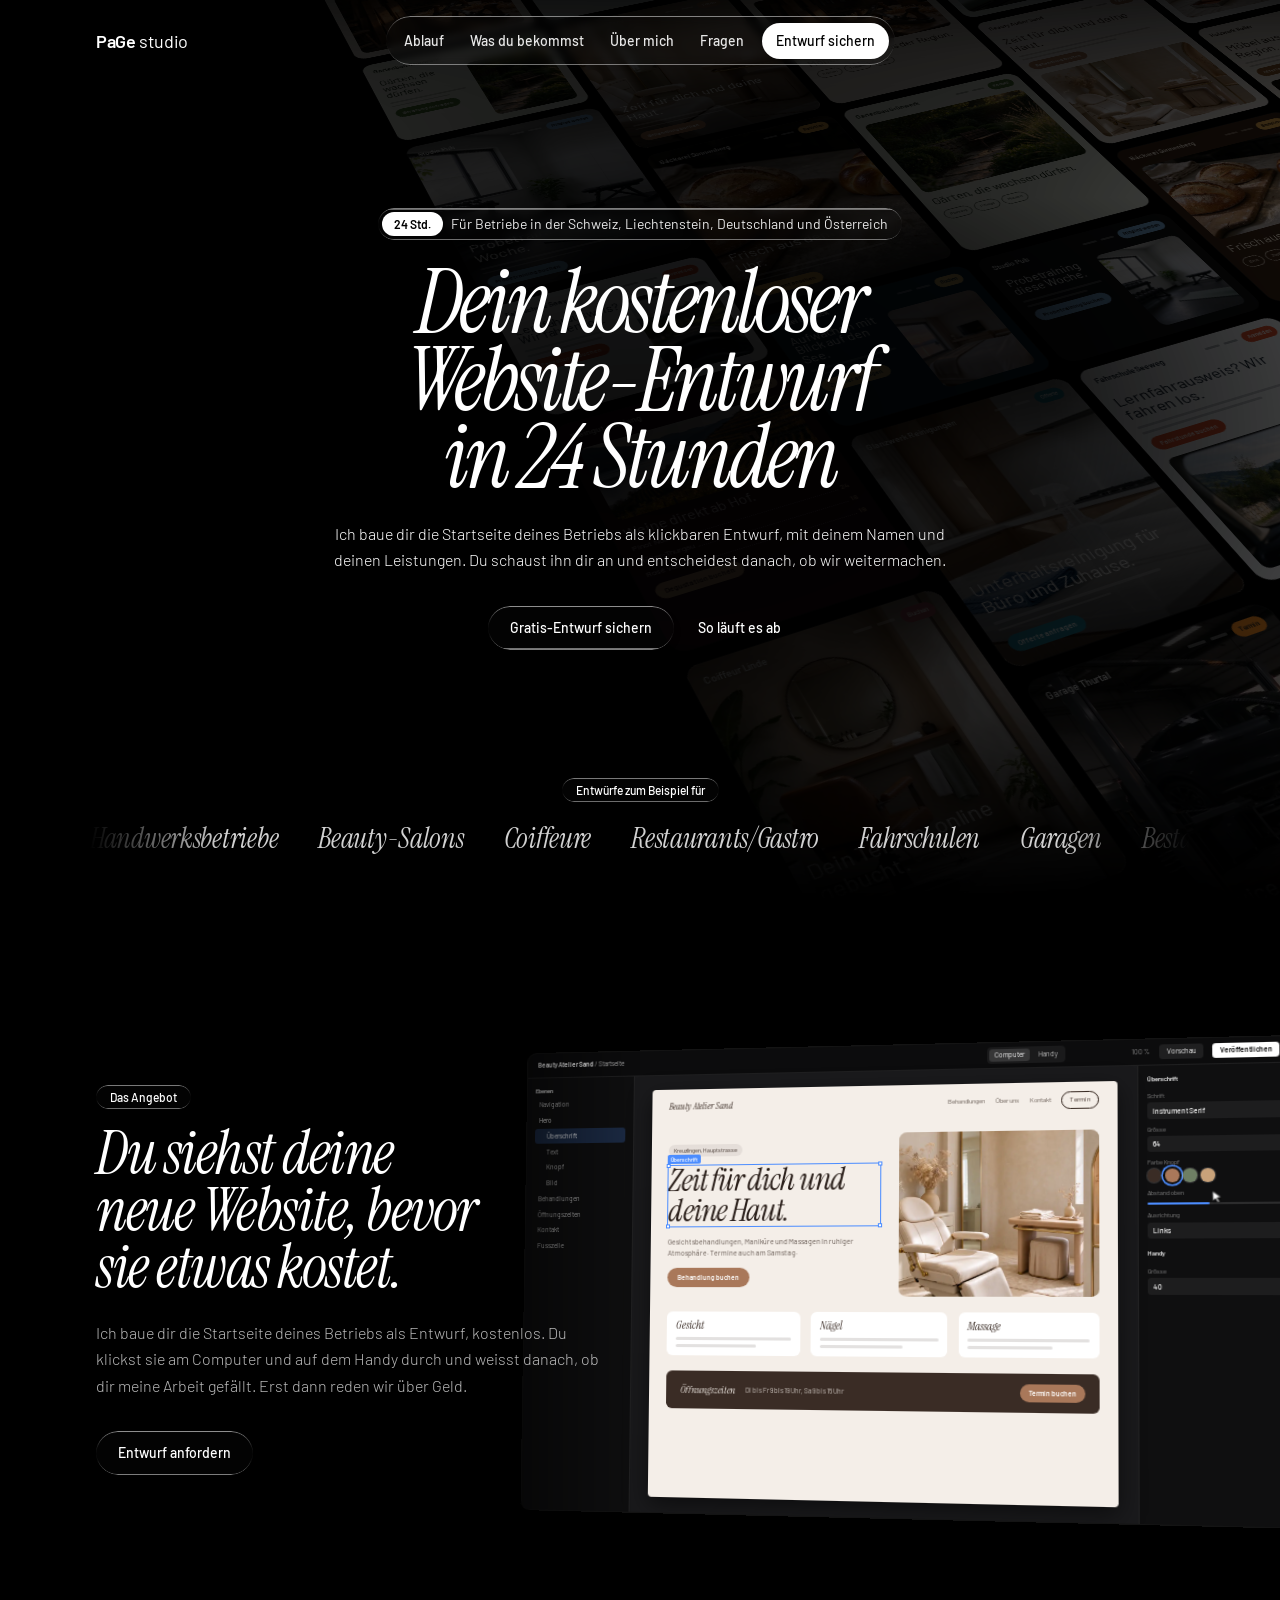
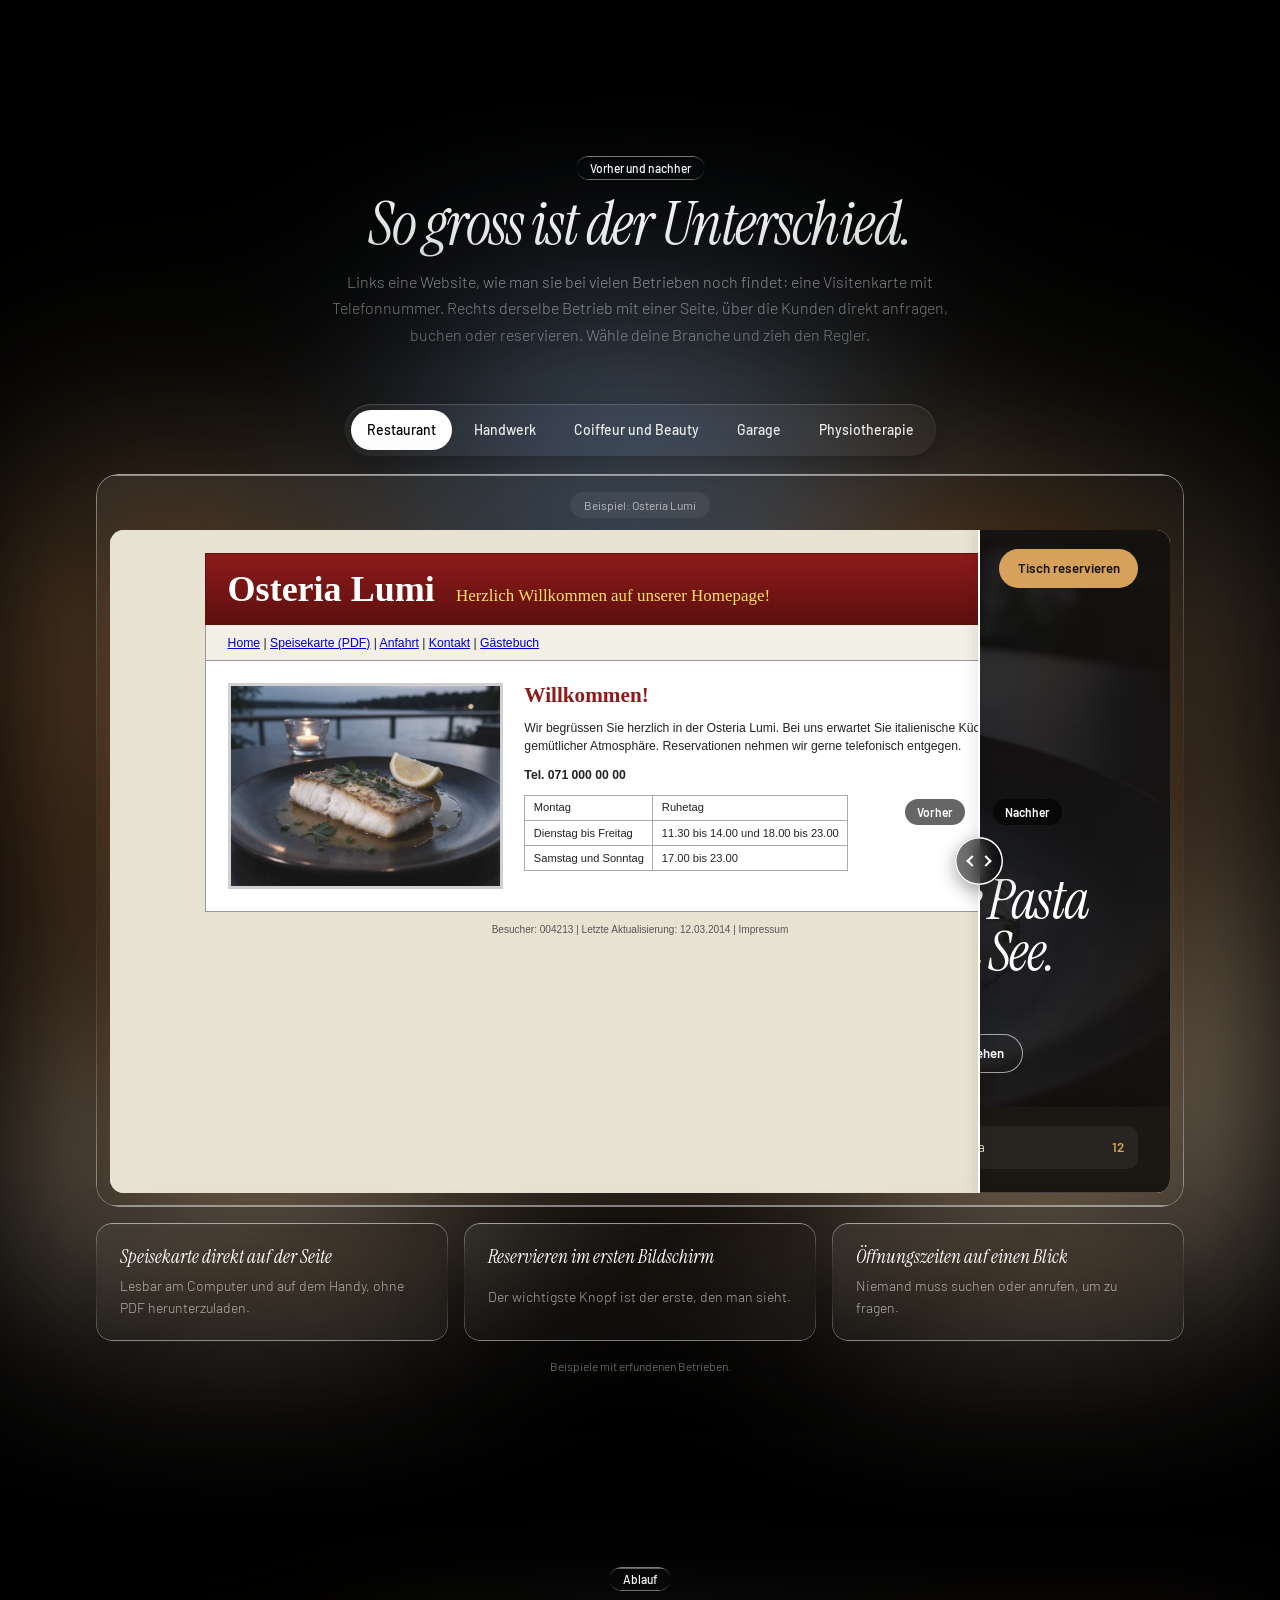
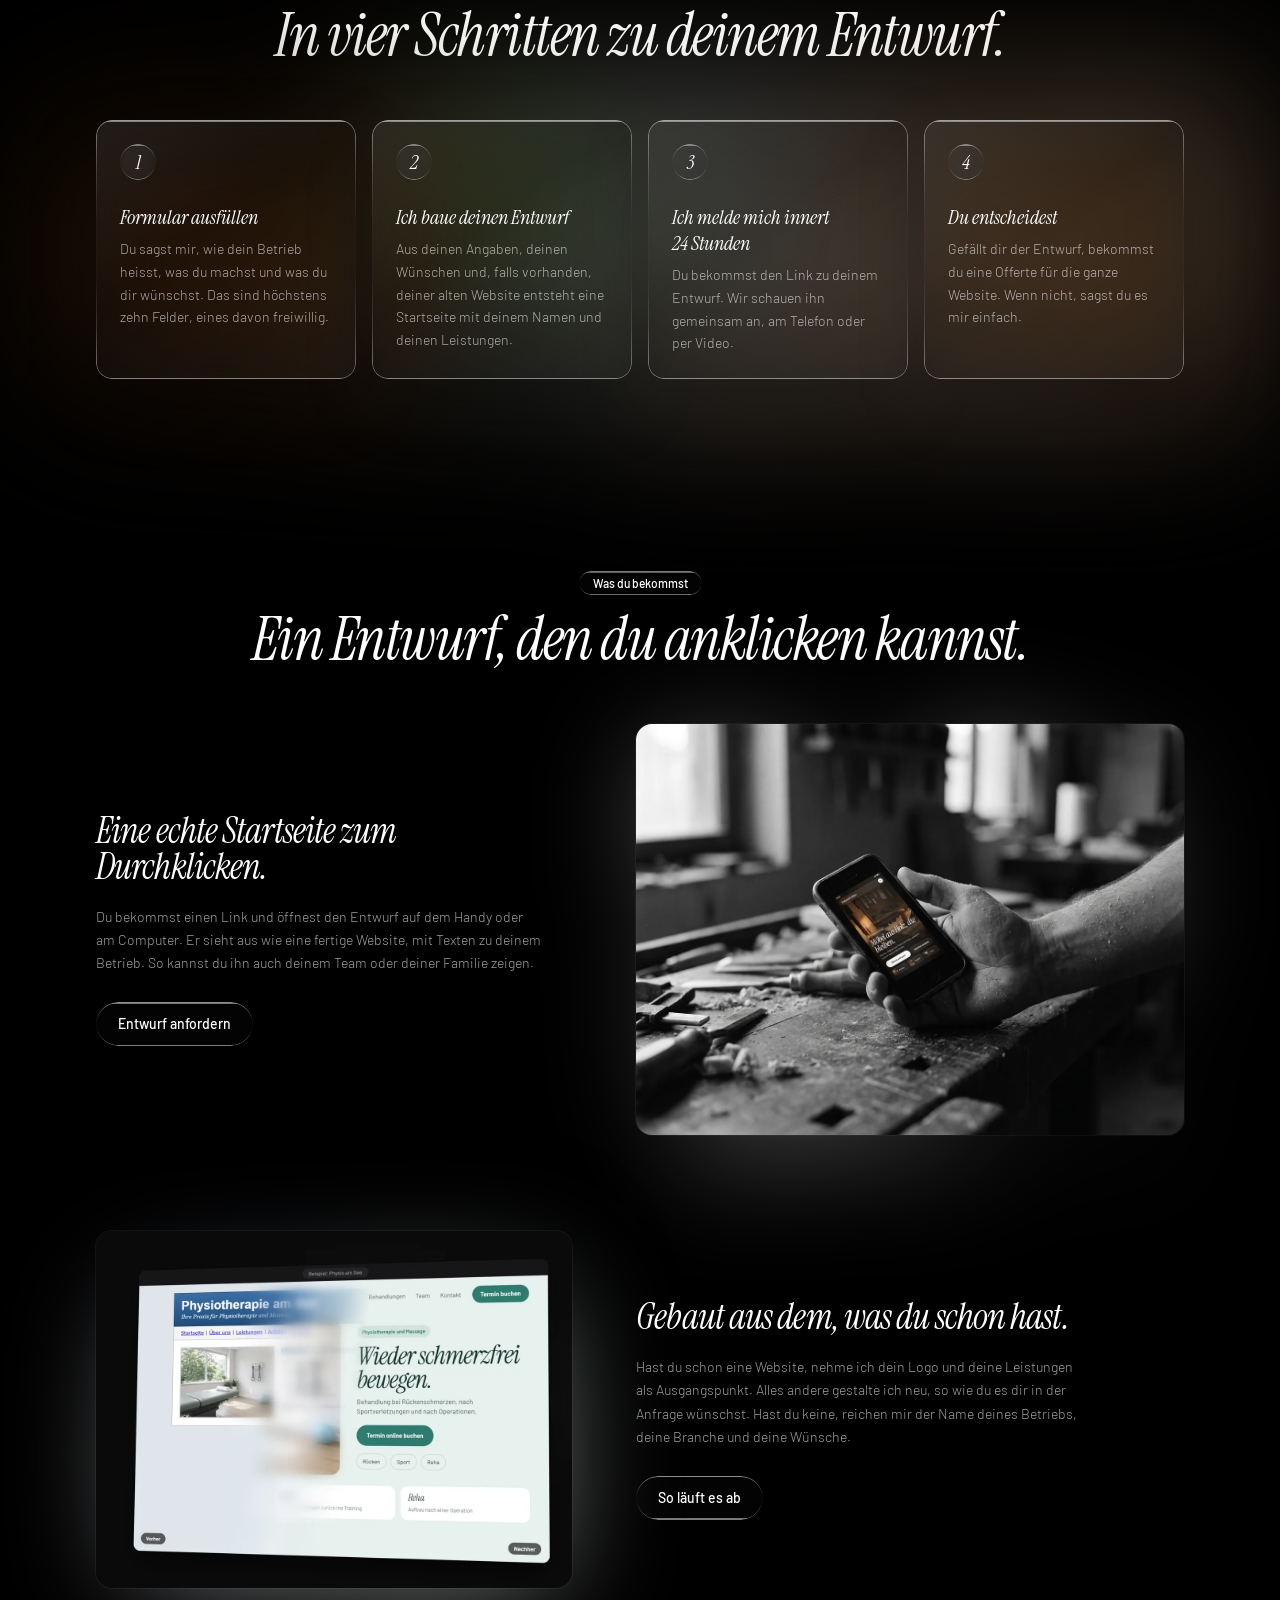
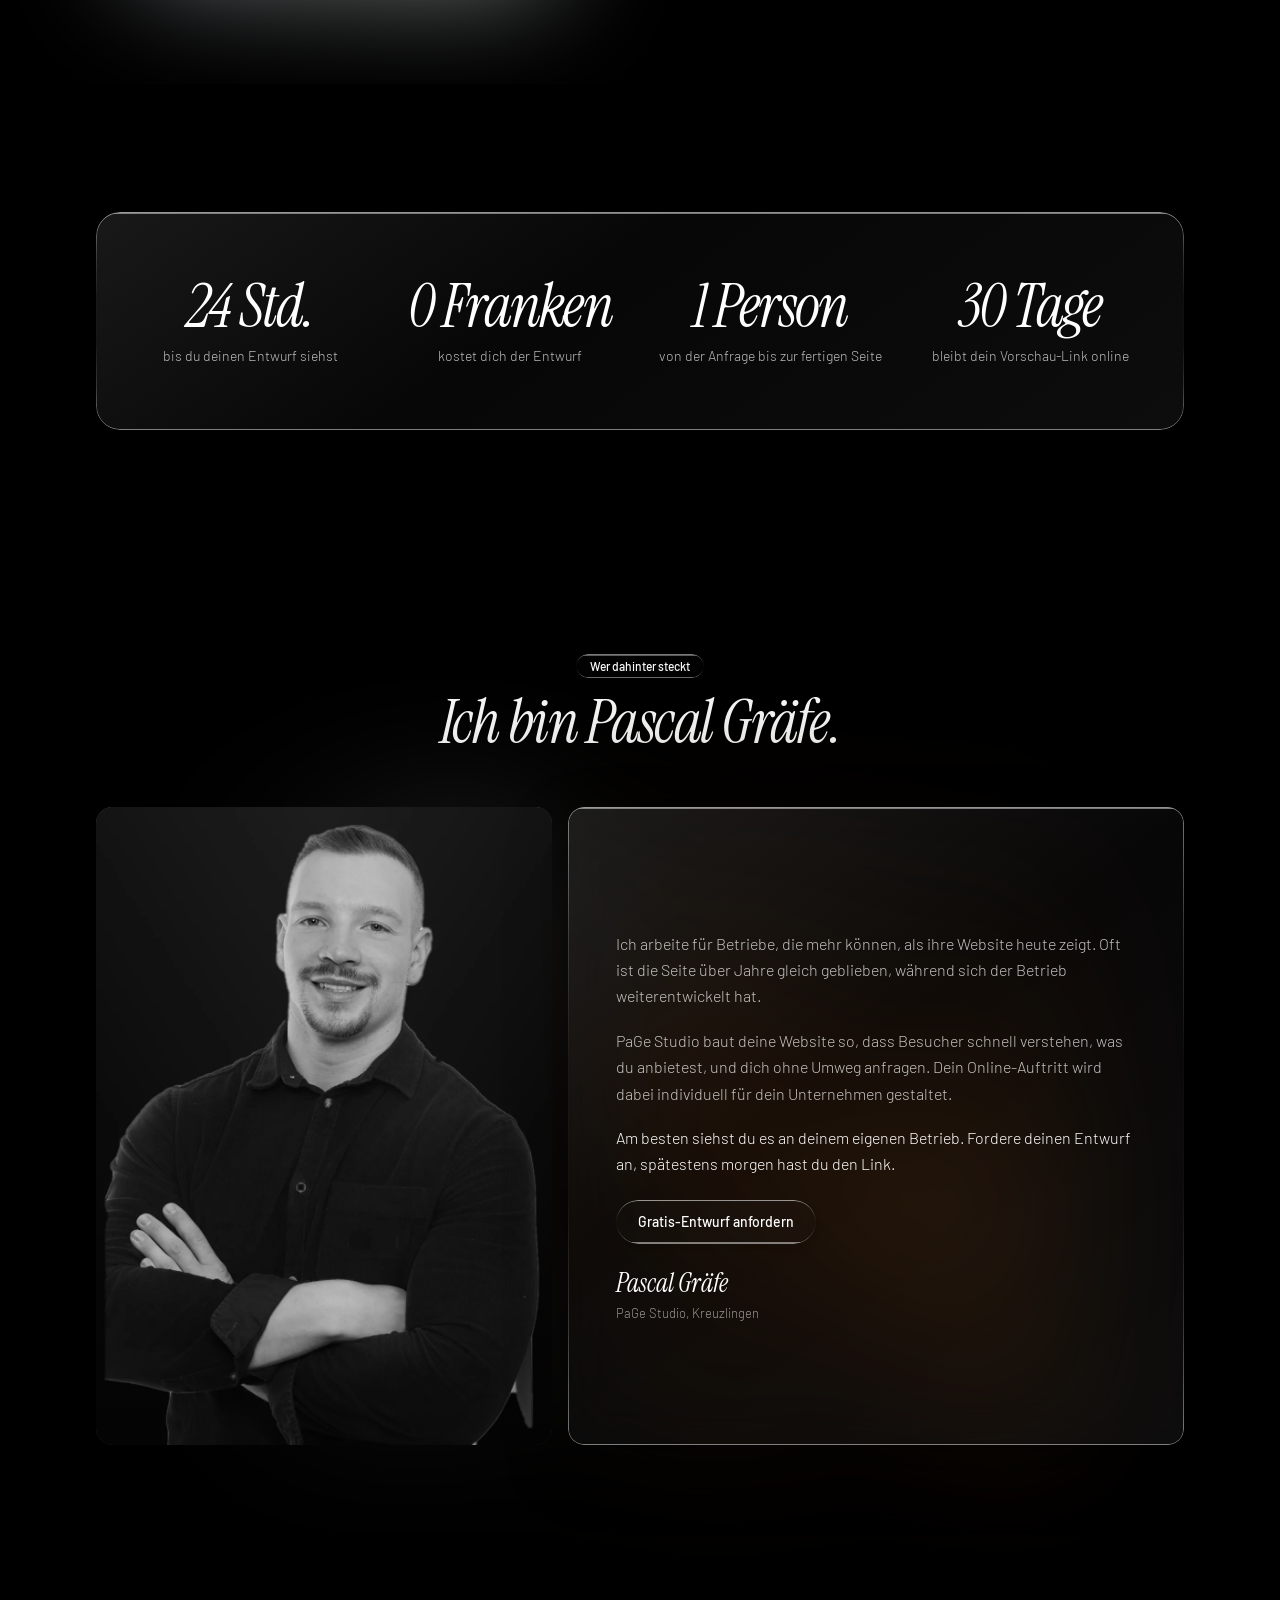
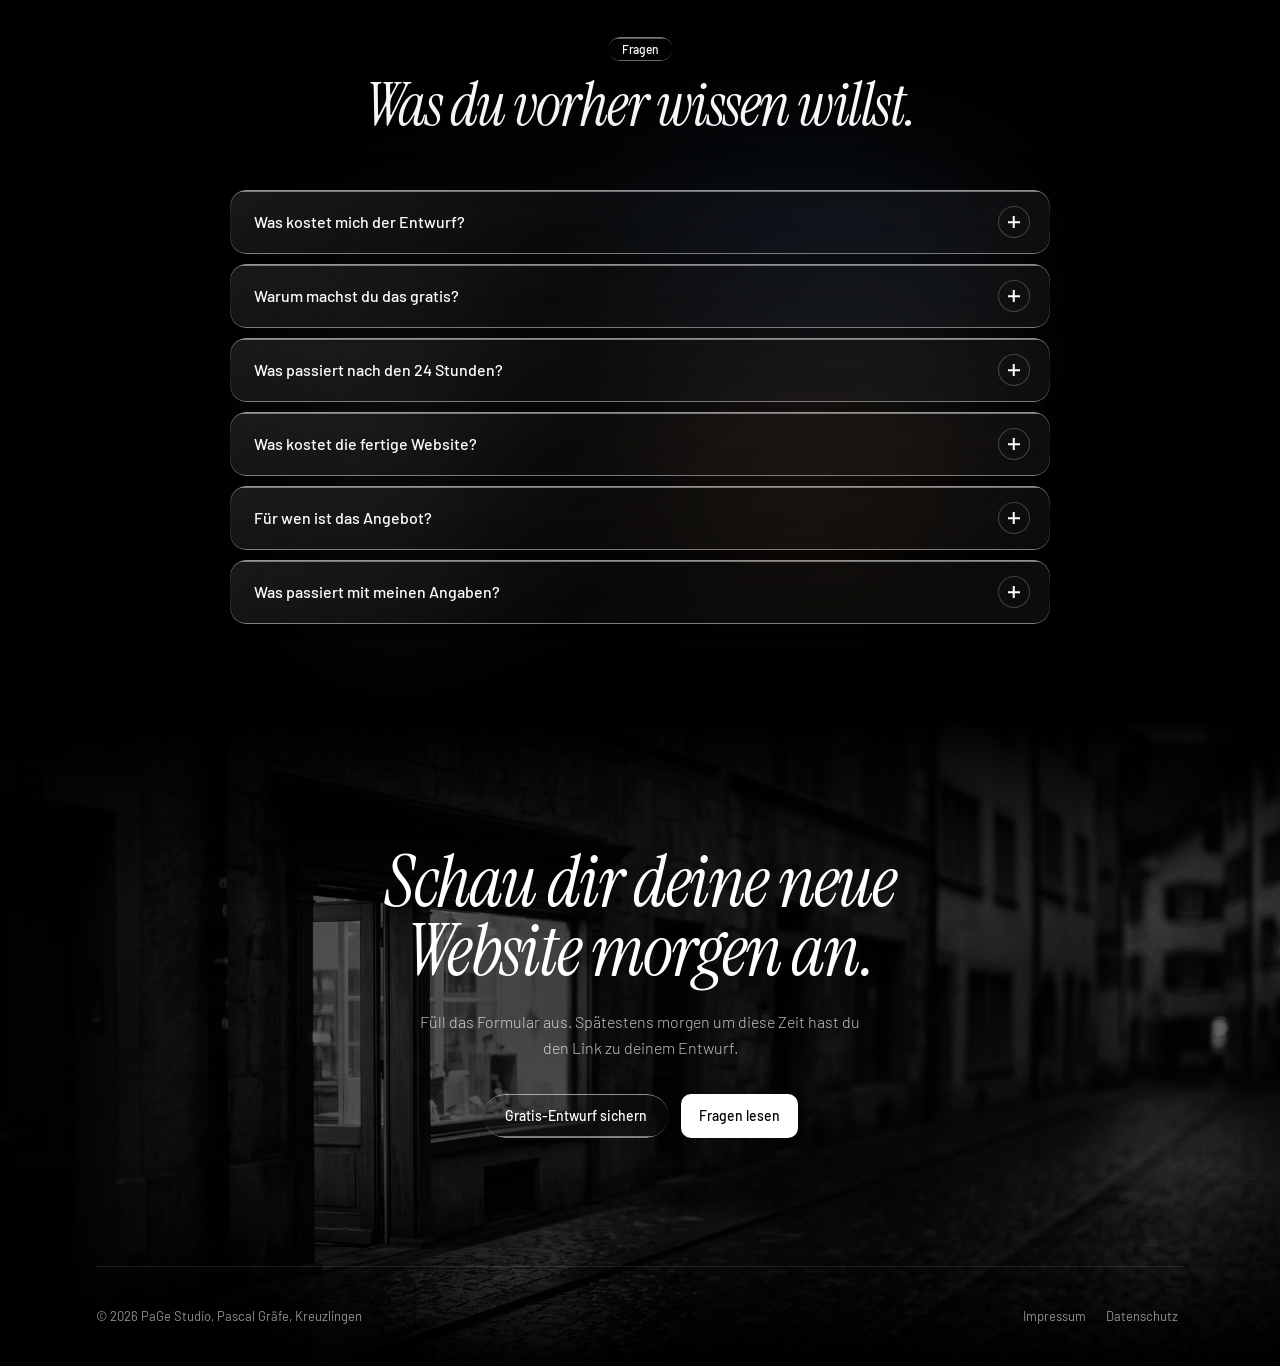
<file: index.html>
<!doctype html>
<html lang="de-CH">
<head>
  <meta charset="utf-8">
  <meta name="viewport" content="width=device-width, initial-scale=1">
  <title>Kostenloser Website-Entwurf in 24 Stunden | PaGe Studio</title>
  <meta name="description" content="Ich baue dir die Startseite deines Betriebs als klickbaren Entwurf. Kostenlos, in 24 Stunden, für Betriebe in der Schweiz, Liechtenstein, Deutschland und Österreich.">
  <!-- ENTWURF: vor dem Start entfernen -->
  <meta name="robots" content="noindex, nofollow">
  <meta name="theme-color" content="#000000">
  <link rel="icon" href="bilder/pagestudio-symbol-dunkel.svg" type="image/svg+xml">
  <link rel="stylesheet" href="stil.css">
</head>
<body>
  <a class="ueberspringen" href="#inhalt">Zum Inhalt springen</a>

  <header class="kopf">
    <nav class="kopf-nav" aria-label="Hauptnavigation">
      <a class="marke" href="#top" aria-label="PaGe Studio, zum Anfang"><b>PaGe</b> studio</a>
      <div class="pille liquid-glass">
        <a href="#ablauf">Ablauf</a>
        <a href="#leistung">Was du bekommst</a>
        <a href="#ueber-mich">Über mich</a>
        <a href="#fragen">Fragen</a>
        <a class="knopf-weiss" href="#formular" data-formular>Entwurf sichern</a>
      </div>
      <span aria-hidden="true"></span>
    </nav>
  </header>

  <main id="inhalt">
    <!-- 1 Hero -->
    <section class="hero" id="top">
      <div class="raster" data-raster aria-hidden="true"></div>
      <div class="hero-schleier" aria-hidden="true"></div>

      <div class="hero-inhalt">
        <p class="etikett-gross liquid-glass rise"><span class="chip">24 Std.</span> Für Betriebe in der Schweiz, Liechtenstein, Deutschland und Österreich</p>
        <h1 class="h1"><span class="wort" style="--i:0">Dein</span> <span class="wort" style="--i:1">kostenloser</span> <span class="wort" style="--i:2">Website-Entwurf</span> <span class="wort" style="--i:3">in</span> <span class="wort" style="--i:4">24</span> <span class="wort" style="--i:5">Stunden</span></h1>
        <p class="hero-text rise" style="--d:.75s">Ich baue dir die Startseite deines Betriebs als klickbaren Entwurf, mit deinem Namen und deinen Leistungen. Du schaust ihn dir an und entscheidest danach, ob wir weitermachen.</p>
        <div class="hero-knoepfe rise" style="--d:.95s">
          <a class="knopf liquid-glass-strong" href="#formular" data-formular>Gratis-Entwurf sichern</a>
          <a class="knopf-leise" href="#ablauf">So läuft es ab</a>
        </div>
      </div>

      <div class="hero-fuss rise" style="--d:1.15s">
        <span class="etikett liquid-glass">Entwürfe zum Beispiel für</span>
        <div class="laufband">
          <ul class="branchen">
            <li>Handwerksbetriebe</li>
            <li>Beauty-Salons</li>
            <li>Coiffeure</li>
            <li>Restaurants/Gastro</li>
            <li>Fahrschulen</li>
            <li>Garagen</li>
            <li>Bestatter</li>
            <li>Physiotherapie</li>
            <li>Arztpraxen</li>
            <li>Fitness-Studios</li>
            <li>Treuhand</li>
            <li>Versicherungen</li>
            <li>Hotels</li>
            <li>Ferienwohnungen</li>
            <li>Reinigungsfirmen</li>
            <li>Hauswartung</li>
          </ul>
          <ul class="branchen" aria-hidden="true">
            <li>Handwerksbetriebe</li>
            <li>Beauty-Salons</li>
            <li>Coiffeure</li>
            <li>Restaurants/Gastro</li>
            <li>Fahrschulen</li>
            <li>Garagen</li>
            <li>Bestatter</li>
            <li>Physiotherapie</li>
            <li>Arztpraxen</li>
            <li>Fitness-Studios</li>
            <li>Treuhand</li>
            <li>Versicherungen</li>
            <li>Hotels</li>
            <li>Ferienwohnungen</li>
            <li>Reinigungsfirmen</li>
            <li>Hauswartung</li>
          </ul>
        </div>
      </div>
    </section>

    <!-- 2 Das Angebot -->
    <section class="aussage flaeche" id="angebot">
      <!-- Hintergrund: eine Beispiel-Website im Bearbeitungsmodus (reiner Code, Betrieb erfunden) -->
      <div class="editor" aria-hidden="true">
        <div class="ed-app">
          <div class="ed-oben">
            <span class="ed-datei"><b>Beauty Atelier Sand</b> / Startseite</span>
            <span class="ed-ansicht"><i class="an">Computer</i><i>Handy</i></span>
            <span class="ed-gespeichert" data-ed="gespeichert">Gespeichert</span>
            <span class="ed-zoom">100 %</span>
            <span class="ed-knopf">Vorschau</span>
            <span class="ed-knopf hell" data-ed="veroeffentlichen">Veröffentlichen</span>
          </div>
          <div class="ed-mitte">
            <div class="ed-ebenen">
              <p class="ed-titel">Ebenen</p>
              <ul>
                <li>Navigation</li>
                <li class="auf">Hero</li>
                <li class="tief" data-ebene="titel">Überschrift</li>
                <li class="tief">Text</li>
                <li class="tief" data-ebene="knopf">Knopf</li>
                <li class="tief" data-ebene="bild">Bild</li>
                <li>Behandlungen</li>
                <li>Öffnungszeiten</li>
                <li>Kontakt</li>
                <li>Fusszeile</li>
              </ul>
            </div>
            <div class="ed-flaeche">
              <div class="ed-seite">
                <div class="ed-nav"><span class="ed-logo">Beauty Atelier Sand</span><span class="ed-links"><i>Behandlungen</i><i>Über uns</i><i>Kontakt</i></span><span class="ed-cta">Termin</span></div>
                <div class="ed-hero">
                  <div class="ed-hero-text">
                    <p class="ed-chip">Kreuzlingen, Hauptstrasse</p>
                    <div class="ed-auswahl"><h4 data-ed="titel">Zeit für dich und deine Haut.</h4></div>
                    <p class="ed-lauf">Gesichtsbehandlungen, Maniküre und Massagen in ruhiger Atmosphäre. Termine auch am Samstag.</p>
                    <span class="ed-btn" data-ed="knopf">Behandlung buchen</span>
                  </div>
                  <div class="ed-hero-bild" data-ed="bild"><img class="bild-a" src="bilder/kachel-13-beauty.webp" alt="" loading="lazy" decoding="async"><img class="bild-b" src="bilder/kachel-02-coiffeur.webp" alt="" decoding="async"></div>
                </div>
                <div class="ed-karten"><div><b>Gesicht</b><i></i><i></i></div><div><b>Nägel</b><i></i><i></i></div><div><b>Massage</b><i></i><i></i></div></div>
                <div class="ed-band"><span>Öffnungszeiten</span><b>Di bis Fr 9 bis 19 Uhr, Sa 9 bis 15 Uhr</b><span class="ed-btn klein">Termin buchen</span></div>
              </div>
              <!-- Auswahlrahmen, Medienauswahl und Mauszeiger: editor.js setzt sie in die App und bewegt sie -->
              <div class="ed-box" data-ed="box"><span class="ed-marke" data-ed="marke">Überschrift</span><i class="g1"></i><i class="g2"></i><i class="g3"></i><i class="g4"></i></div>
              <div class="ed-medien" data-ed="medien"><p>Bild ersetzen</p><div><i class="bild-a" data-ed="thumb-a"></i><i class="bild-b" data-ed="thumb-b"></i><i class="hoch">Hochladen</i></div></div>
              <svg class="ed-zeiger" data-ed="zeiger" viewBox="0 0 24 24"><path d="M4 2l15 11.2-6.6.9 3.9 7.4-2.9 1.5-3.9-7.5L4.6 20z" fill="#fff" stroke="#111" stroke-width="1.4" stroke-linejoin="round"/></svg>
            </div>
            <div class="ed-eigenschaften">
              <p class="ed-titel">Überschrift</p>
              <div class="ed-feld"><span>Schrift</span><b>Instrument Serif</b></div>
              <div class="ed-feld"><span>Grösse</span><b data-ed="groesse">64</b></div>
              <div class="ed-feld"><span>Farbe Knopf</span><div class="ed-farben"><i class="f1"></i><i class="f2 an" data-ed="farbe-a"></i><i class="f3" data-ed="farbe-b"></i><i class="f4"></i></div></div>
              <div class="ed-feld"><span>Abstand oben</span><div class="ed-regler"><i></i></div></div>
              <div class="ed-feld"><span>Ausrichtung</span><b>Links</b></div>
              <p class="ed-titel">Handy</p>
              <div class="ed-feld"><span>Grösse</span><b>40</b></div>
            </div>
          </div>
        </div>
      </div>
      <div class="flaeche-schleier" aria-hidden="true"></div>
      <div class="aussage-inhalt">
        <span class="etikett liquid-glass">Das Angebot</span>
        <h2 class="h2">Du siehst deine neue Website, bevor sie etwas kostet.</h2>
        <p class="text">Ich baue dir die Startseite deines Betriebs als Entwurf, kostenlos. Du klickst sie am Computer und auf dem Handy durch und weisst danach, ob dir meine Arbeit gefällt. Erst dann reden wir über Geld.</p>
        <a class="knopf liquid-glass-strong" href="#formular" data-formular>Entwurf anfordern</a>
      </div>
    </section>

    <!-- 2b Vorher-Nachher (erfundenes Restaurant, beide Seiten aus Code) -->
    <section class="abschnitt" id="vorher-nachher">
      <div class="kopfzeile">
        <span class="etikett liquid-glass">Vorher und nachher</span>
        <h2 class="h2">So gross ist der Unterschied.</h2>
        <p class="text vn-einleitung">Links eine Website, wie man sie bei vielen Betrieben noch findet: eine Visitenkarte mit Telefonnummer. Rechts derselbe Betrieb mit einer Seite, über die Kunden direkt anfragen, buchen oder reservieren. Wähle deine Branche und zieh den Regler.</p>
      </div>

      <div class="mit-licht">
        <div class="umgebung umgebung-vn" aria-hidden="true"><img src="bilder/kachel-03-baeckerei.webp" alt="" loading="lazy" decoding="async"><img src="bilder/kachel-04-restaurant.webp" alt="" loading="lazy" decoding="async"><img src="bilder/kachel-03-baeckerei.webp" alt="" loading="lazy" decoding="async"></div>
        <div class="vn-reiter" role="tablist" aria-label="Branche wählen" data-vn-reiter hidden></div>
        <div class="vn liquid-glass">
        <div class="vn-leiste" aria-hidden="true"><span class="vn-adresse">Beispiel: Osteria Lumi</span></div>
        <div class="vn-buehne" id="vn-buehne" role="tabpanel" style="--pos: 50%">
          <!-- Vorher: alte Visitenkarten-Seite, nicht fürs Handy gebaut -->
          <div class="vn-alt" aria-hidden="true">
            <div class="alt-seite">
              <div class="alt-kopf"><b>Osteria Lumi</b><span>Herzlich Willkommen auf unserer Homepage!</span></div>
              <div class="alt-nav"><u>Home</u> | <u>Speisekarte (PDF)</u> | <u>Anfahrt</u> | <u>Kontakt</u> | <u>Gästebuch</u></div>
              <div class="alt-inhalt">
                <img src="bilder/kachel-04-restaurant.webp" alt="" loading="lazy" decoding="async">
                <div>
                  <p class="alt-titel">Willkommen!</p>
                  <p>Wir begrüssen Sie herzlich in der Osteria Lumi. Bei uns erwartet Sie italienische Küche in gemütlicher Atmosphäre. Reservationen nehmen wir gerne telefonisch entgegen.</p>
                  <p><b>Tel. 071 000 00 00</b></p>
                  <table><tr><td>Montag</td><td>Ruhetag</td></tr><tr><td>Dienstag bis Freitag</td><td>11.30 bis 14.00 und 18.00 bis 23.00</td></tr><tr><td>Samstag und Sonntag</td><td>17.00 bis 23.00</td></tr></table>
                </div>
              </div>
              <div class="alt-fuss">Besucher: 004213 | Letzte Aktualisierung: 12.03.2014 | Impressum</div>
            </div>
          </div>

          <!-- Nachher: moderne Seite, die zum Reservieren führt -->
          <div class="vn-neu" aria-hidden="true">
            <div class="neu-seite">
              <div class="neu-nav"><span class="neu-logo">Osteria Lumi</span><span class="neu-links"><i>Karte</i><i>Über uns</i><i>Anfahrt</i></span><span class="neu-cta">Tisch reservieren</span></div>
              <div class="neu-hero">
                <img src="bilder/kachel-04-restaurant.webp" alt="" loading="lazy" decoding="async">
                <div class="neu-hero-text">
                  <span class="neu-chip">Heute offen bis 23 Uhr</span>
                  <p class="neu-titel">Hausgemachte Pasta und Fisch vom See.</p>
                  <p class="neu-unter">Mittags und abends, mitten in der Altstadt.</p>
                  <span class="neu-knoepfe"><span class="neu-btn">Tisch reservieren</span><span class="neu-btn leer">Speisekarte ansehen</span></span>
                </div>
              </div>
              <div class="neu-karte">
                <p class="neu-karte-titel">Aus der Karte</p>
                <div class="neu-gerichte"><div><span>Felchen vom See</span><b>34</b></div><div><span>Risotto al limone</span><b>26</b></div><div><span>Tiramisù della casa</span><b>12</b></div></div>
              </div>
            </div>
          </div>

          <div class="vn-griff" aria-hidden="true"><span></span></div>
          <span class="vn-chip vn-chip-links" aria-hidden="true">Vorher</span>
          <span class="vn-chip vn-chip-rechts" aria-hidden="true">Nachher</span>
          <input class="vn-regler" type="range" min="0" max="100" value="50" step="1" aria-label="Vorher und nachher vergleichen: nach links ziehen zeigt mehr von der neuen Seite" data-vn-regler>
        </div>
      </div>

      <ul class="vn-punkte">
        <li class="liquid-glass"><b>Speisekarte direkt auf der Seite</b><span>Lesbar am Computer und auf dem Handy, ohne PDF herunterzuladen.</span></li>
        <li class="liquid-glass"><b>Reservieren im ersten Bildschirm</b><span>Der wichtigste Knopf ist der erste, den man sieht.</span></li>
        <li class="liquid-glass"><b>Öffnungszeiten auf einen Blick</b><span>Niemand muss suchen oder anrufen, um zu fragen.</span></li>
      </ul>
      </div>
      <p class="vn-hinweis">Beispiele mit erfundenen Betrieben.</p>
    </section>

    <!-- 3 Ablauf -->
    <section class="abschnitt" id="ablauf">
      <div class="kopfzeile">
        <span class="etikett liquid-glass">Ablauf</span>
        <h2 class="h2">In vier Schritten zu deinem Entwurf.</h2>
      </div>
      <div class="mit-licht">
        <div class="umgebung" aria-hidden="true"><img src="bilder/kachel-01-schreinerei.webp" alt="" loading="lazy" decoding="async"><img src="bilder/kachel-06-physio.webp" alt="" loading="lazy" decoding="async"><img src="bilder/kachel-13-beauty.webp" alt="" loading="lazy" decoding="async"></div>
        <ol class="schritte">
        <li class="schritt liquid-glass">
          <span class="nummer liquid-glass" aria-hidden="true">1</span>
          <h3 class="h3-klein">Formular ausfüllen</h3>
          <p>Du sagst mir, wie dein Betrieb heisst, was du machst und was du dir wünschst. Das sind höchstens zehn Felder, eines davon freiwillig.</p>
        </li>
        <li class="schritt liquid-glass">
          <span class="nummer liquid-glass" aria-hidden="true">2</span>
          <h3 class="h3-klein">Ich baue deinen Entwurf</h3>
          <p>Aus deinen Angaben, deinen Wünschen und, falls vorhanden, deiner alten Website entsteht eine Startseite mit deinem Namen und deinen Leistungen.</p>
        </li>
        <li class="schritt liquid-glass">
          <span class="nummer liquid-glass" aria-hidden="true">3</span>
          <h3 class="h3-klein">Ich melde mich innert 24&nbsp;Stunden</h3>
          <p>Du bekommst den Link zu deinem Entwurf. Wir schauen ihn gemeinsam an, am Telefon oder per Video.</p>
        </li>
        <li class="schritt liquid-glass">
          <span class="nummer liquid-glass" aria-hidden="true">4</span>
          <h3 class="h3-klein">Du entscheidest</h3>
          <p>Gefällt dir der Entwurf, bekommst du eine Offerte für die ganze Website. Wenn nicht, sagst du es mir einfach.</p>
        </li>
      </ol>
      </div>
    </section>

    <!-- 4 Was du bekommst -->
    <section class="abschnitt" id="leistung">
      <div class="kopfzeile">
        <span class="etikett liquid-glass">Was du bekommst</span>
        <h2 class="h2">Ein Entwurf, den du anklicken kannst.</h2>
      </div>
      <div class="reihen">
        <div class="reihe">
          <div class="reihe-text">
            <h3 class="h3">Eine echte Startseite zum Durchklicken.</h3>
            <p class="text">Du bekommst einen Link und öffnest den Entwurf auf dem Handy oder am Computer. Er sieht aus wie eine fertige Website, mit Texten zu deinem Betrieb. So kannst du ihn auch deinem Team oder deiner Familie zeigen.</p>
            <a class="knopf liquid-glass-strong" href="#formular" data-formular>Entwurf anfordern</a>
          </div>
          <div class="reihe-bild" style="--bild: url(bilder/reihe-1.webp)"><img src="bilder/reihe-1.webp" alt="Hand mit Holzstaub hält ein Handy, auf dem Bildschirm die Startseite einer Schreinerei" width="1200" height="896" loading="lazy" decoding="async"></div>
        </div>
        <div class="reihe reihe-gedreht">
          <div class="reihe-text">
            <h3 class="h3">Gebaut aus dem, was du schon hast.</h3>
            <p class="text">Hast du schon eine Website, nehme ich dein Logo und deine Leistungen als Ausgangspunkt. Alles andere gestalte ich neu, so wie du es dir in der Anfrage wünschst. Hast du keine, reichen mir der Name deines Betriebs, deine Branche und deine Wünsche.</p>
            <a class="knopf liquid-glass-strong" href="#ablauf">So läuft es ab</a>
          </div>
          <div class="reihe-bild" style="--bild: url(bilder/reihe-2.webp)"><img src="bilder/reihe-2.webp" alt="Eine alte Website einer Physiotherapie geht von links nach rechts in eine moderne Website über" width="1200" height="896" loading="lazy" decoding="async"></div>
        </div>
      </div>
    </section>

    <!-- 5 Fakten -->
    <section class="fakten flaeche" aria-label="Das Angebot in Zahlen">
      <img class="flaeche-bild" src="bilder/fakten.webp" alt="" width="1920" height="815" loading="lazy" decoding="async">
      <div class="flaeche-schleier" aria-hidden="true"></div>
      <dl class="fakten-band liquid-glass">
        <div><dt class="zahl">24 Std.</dt><dd>bis du deinen Entwurf siehst</dd></div>
        <div><dt class="zahl">0 Franken</dt><dd>kostet dich der Entwurf</dd></div>
        <div><dt class="zahl">1 Person</dt><dd>von der Anfrage bis zur fertigen Seite</dd></div>
        <div><dt class="zahl">30 Tage</dt><dd>bleibt dein Vorschau-Link online</dd></div>
      </dl>
    </section>

    <!-- 6 Über mich -->
    <section class="abschnitt" id="ueber-mich">
      <div class="kopfzeile">
        <span class="etikett liquid-glass">Wer dahinter steckt</span>
        <h2 class="h2">Ich bin Pascal Gräfe.</h2>
      </div>
      <div class="mit-licht">
        <div class="umgebung umgebung-ich" aria-hidden="true"><img src="bilder/pascal-graefe.webp" alt="" loading="lazy" decoding="async"><img src="bilder/kachel-01-schreinerei.webp" alt="" loading="lazy" decoding="async"></div>
        <div class="ich">
        <figure class="ich-bild liquid-glass"><img src="bilder/pascal-graefe.webp" alt="Pascal Gräfe, Gründer von PaGe Studio" width="1000" height="1400" loading="lazy" decoding="async"></figure>
        <div class="ich-text liquid-glass">
          <p class="text">Ich arbeite für Betriebe, die mehr können, als ihre Website heute zeigt. Oft ist die Seite über Jahre gleich geblieben, während sich der Betrieb weiterentwickelt hat.</p>
          <p class="text">PaGe Studio baut deine Website so, dass Besucher schnell verstehen, was du anbietest, und dich ohne Umweg anfragen. Dein Online-Auftritt wird dabei individuell für dein Unternehmen gestaltet.</p>
          <p class="text ich-schluss">Am besten siehst du es an deinem eigenen Betrieb. Fordere deinen Entwurf an, spätestens morgen hast du den Link.</p>
          <a class="knopf liquid-glass-strong ich-knopf" href="#formular" data-formular>Gratis-Entwurf anfordern</a>
          <p class="unterschrift">Pascal Gräfe<span>PaGe Studio, Kreuzlingen</span></p>
        </div>
      </div>
      </div>
    </section>

    <!-- 7 Fragen -->
    <section class="abschnitt" id="fragen">
      <div class="kopfzeile">
        <span class="etikett liquid-glass">Fragen</span>
        <h2 class="h2">Was du vorher wissen willst.</h2>
      </div>
      <div class="mit-licht">
        <div class="umgebung umgebung-fragen" aria-hidden="true"><img src="bilder/schluss.webp" alt="" loading="lazy" decoding="async"><img src="bilder/kachel-04-restaurant.webp" alt="" loading="lazy" decoding="async"></div>
        <div class="fragen">
        <details class="frage liquid-glass">
          <summary><span>Was kostet mich der Entwurf?</span><span class="plus" aria-hidden="true"></span></summary>
          <div class="antwort"><p>Nichts. Du bekommst den Entwurf geschenkt und musst danach nichts kaufen.</p></div>
        </details>
        <details class="frage liquid-glass">
          <summary><span>Warum machst du das gratis?</span><span class="plus" aria-hidden="true"></span></summary>
          <div class="antwort"><p>Eine Website beurteilst du am besten, wenn du sie siehst. Eine Offerte auf Papier zeigt dir das nicht. Mit dem Entwurf zeige ich dir meine Arbeit, bevor du einen Franken ausgibst.</p></div>
        </details>
        <details class="frage liquid-glass">
          <summary><span>Was passiert nach den 24 Stunden?</span><span class="plus" aria-hidden="true"></span></summary>
          <div class="antwort"><p>Ich melde mich bei dir und schicke dir den Link. Gefällt dir der Entwurf, mache ich dir eine Offerte für die ganze Website. Der Link bleibt 30 Tage online.</p></div>
        </details>
        <details class="frage liquid-glass">
          <summary><span>Was kostet die fertige Website?</span><span class="plus" aria-hidden="true"></span></summary>
          <div class="antwort"><p>Das hängt davon ab, wie viele Seiten und Funktionen du brauchst. Die genaue Offerte bekommst du, nachdem du deinen Entwurf gesehen hast.</p></div>
        </details>
        <details class="frage liquid-glass">
          <summary><span>Für wen ist das Angebot?</span><span class="plus" aria-hidden="true"></span></summary>
          <div class="antwort"><p>Für Betriebe mit Sitz in der Schweiz, in Liechtenstein, Deutschland oder Österreich.</p></div>
        </details>
        <details class="frage liquid-glass">
          <summary><span>Was passiert mit meinen Angaben?</span><span class="plus" aria-hidden="true"></span></summary>
          <!-- ENTWURF: «Ich gebe sie nicht weiter» stimmt nur mit PHP bei Infomaniak. Mit einem Formular-Dienst anpassen (Vorschlag in texte.md). -->
          <div class="antwort"><p>Ich nutze sie nur für deinen Entwurf und um mich bei dir zu melden. Ich gebe sie nicht weiter. Mehr dazu steht in der <a href="datenschutz.html">Datenschutzerklärung</a>.</p></div>
        </details>
      </div>
      </div>
    </section>

    <!-- 8 Schluss mit Footer -->
    <section class="schluss flaeche" aria-labelledby="schluss-titel">
      <img class="flaeche-bild" src="bilder/schluss.webp" alt="" width="1920" height="1072" loading="lazy" decoding="async">
      <div class="flaeche-schleier" aria-hidden="true"></div>
      <div class="schluss-inhalt">
        <h2 class="h2" id="schluss-titel">Schau dir deine neue Website morgen an.</h2>
        <p class="text">Füll das Formular aus. Spätestens morgen um diese Zeit hast du den Link zu deinem Entwurf.</p>
        <div class="schluss-knoepfe">
          <a class="knopf liquid-glass-strong" href="#formular" data-formular>Gratis-Entwurf sichern</a>
          <a class="knopf-weiss" href="#fragen">Fragen lesen</a>
        </div>
      </div>
      <footer class="fuss">
        <p>© 2026 PaGe Studio, Pascal Gräfe, Kreuzlingen</p>
        <nav aria-label="Rechtliches">
          <!-- Impressum = das von pagestudio.ch. ENTWURF: Text der Datenschutzerklärung kommt aus Legally ok -->
          <a href="https://pagestudio.ch/impressum">Impressum</a>
          <a href="datenschutz.html">Datenschutz</a>
        </nav>
      </footer>
    </section>
  </main>

  <!-- Pop-up-Formular -->
  <dialog class="formular" id="formular" aria-labelledby="formular-titel">
    <div class="formular-panel liquid-glass-strong">
      <button class="schliessen" type="button" data-schliessen aria-label="Formular schliessen"></button>

      <div class="formular-kopf">
        <p class="schritt-anzeige" id="schritt-anzeige" aria-live="polite">Schritt 1 von 2</p>
        <div class="balken" aria-hidden="true"><i class="an"></i><i></i></div>
        <h2 class="h2-form" id="formular-titel">Dein Gratis-Entwurf</h2>
        <p class="text">Innert 24&nbsp;Stunden melde ich mich mit dem Link zu deinem Entwurf.</p>
      </div>

      <!-- VERSAND (noch offen, siehe WEBSITE-STATUS.md): action = wohin gesendet wird, data-zugang = Access Key.
           PHP bei Infomaniak:  action="anfrage.php"                       data-zugang=""
           Web3Forms:           action="https://api.web3forms.com/submit"  data-zugang="<Key aus der Mail von Web3Forms>"
           Leer = sendet nichts, zeigt den Weg per E-Mail. -->
      <form id="anfrage" action="" method="post" data-zugang="" novalidate>
        <!-- Falle für Spam-Programme: Menschen sehen das Feld nicht, Programme füllen es aus -->
        <div class="falle" aria-hidden="true"><label>Bitte leer lassen <input type="text" name="botcheck" tabindex="-1" autocomplete="off"></label></div>

        <fieldset class="stufe" data-stufe="1">
          <legend class="sr-only">Dein Betrieb</legend>

          <fieldset class="feld" data-feld="website">
            <legend>Hast du schon eine Website?</legend>
            <div class="wahl">
              <label><input type="radio" name="website" value="ja" aria-describedby="f-website"><span>Ja</span></label>
              <label><input type="radio" name="website" value="nein" aria-describedby="f-website"><span>Nein</span></label>
            </div>
            <p class="fehler" id="f-website" aria-live="polite"></p>
          </fieldset>

          <div class="feld" data-feld="link" hidden>
            <label for="link">Adresse deiner Website</label>
            <input class="eingabe" id="link" name="link" type="text" inputmode="url" autocomplete="url" placeholder="www.beispiel.ch" aria-describedby="f-link">
            <p class="fehler" id="f-link" aria-live="polite"></p>
          </div>

          <div class="feld" data-feld="betrieb">
            <label for="betrieb">Name deines Betriebs</label>
            <input class="eingabe" id="betrieb" name="betrieb" type="text" autocomplete="organization" placeholder="Schreinerei Muster GmbH" aria-describedby="f-betrieb">
            <p class="fehler" id="f-betrieb" aria-live="polite"></p>
          </div>

          <div class="feld" data-feld="branche">
            <label for="branche">Branche</label>
            <input class="eingabe" id="branche" name="branche" type="text" list="branchen-liste" autocomplete="off" placeholder="Schreinerei" aria-describedby="f-branche">
            <datalist id="branchen-liste">
              <option value="Schreinerei"></option>
              <option value="Coiffeur"></option>
              <option value="Restaurant"></option>
              <option value="Café"></option>
              <option value="Bäckerei"></option>
              <option value="Fahrschule"></option>
              <option value="Garage"></option>
              <option value="Elektroinstallation"></option>
              <option value="Malerei"></option>
              <option value="Gartenbau"></option>
              <option value="Physiotherapie"></option>
              <option value="Treuhand"></option>
              <option value="Hotel"></option>
              <option value="Weingut"></option>
              <option value="Bestattung"></option>
            </datalist>
            <p class="fehler" id="f-branche" aria-live="polite"></p>
          </div>

          <fieldset class="feld" data-feld="land">
            <legend>Wo hat dein Betrieb seinen Sitz?</legend>
            <div class="wahl">
              <label><input type="radio" name="land" value="CH" aria-describedby="f-land"><span>Schweiz</span></label>
              <label><input type="radio" name="land" value="LI" aria-describedby="f-land"><span>Liechtenstein</span></label>
              <label><input type="radio" name="land" value="DE" aria-describedby="f-land"><span>Deutschland</span></label>
              <label><input type="radio" name="land" value="AT" aria-describedby="f-land"><span>Österreich</span></label>
            </div>
            <p class="fehler" id="f-land" aria-live="polite"></p>
          </fieldset>
          <p class="hinweis">Das Angebot gilt für Betriebe in der Schweiz, in Liechtenstein, Deutschland und Österreich.</p>

          <div class="feld" data-feld="wuensche">
            <label for="wuensche">Deine Wünsche <span class="freiwillig">(freiwillig)</span></label>
            <textarea class="eingabe mehrzeilig" id="wuensche" name="wuensche" rows="3" maxlength="1500" aria-describedby="h-wuensche" placeholder="Zum Beispiel: moderner, mehr Bilder, Termine online, die Farben vom Logo behalten"></textarea>
            <p class="hinweis" id="h-wuensche">Was soll deine neue Website können? Was gefällt dir an der alten, was nicht?</p>
          </div>

          <button class="knopf-weiss gross" type="button" data-weiter>Weiter</button>
        </fieldset>

        <fieldset class="stufe" data-stufe="2" hidden>
          <legend class="sr-only">Deine Kontaktdaten</legend>
          <div class="zwei">
            <div class="feld" data-feld="vorname">
              <label for="vorname">Vorname</label>
              <input class="eingabe" id="vorname" name="vorname" type="text" autocomplete="given-name" aria-describedby="f-vorname">
              <p class="fehler" id="f-vorname" aria-live="polite"></p>
            </div>
            <div class="feld" data-feld="nachname">
              <label for="nachname">Nachname</label>
              <input class="eingabe" id="nachname" name="nachname" type="text" autocomplete="family-name" aria-describedby="f-nachname">
              <p class="fehler" id="f-nachname" aria-live="polite"></p>
            </div>
          </div>
          <div class="feld" data-feld="telefon">
            <label for="telefon">Telefon</label>
            <input class="eingabe" id="telefon" name="telefon" type="tel" autocomplete="tel" inputmode="tel" placeholder="079 123 45 67" aria-describedby="f-telefon">
            <p class="fehler" id="f-telefon" aria-live="polite"></p>
          </div>
          <div class="feld" data-feld="email">
            <label for="email">E-Mail</label>
            <input class="eingabe" id="email" name="email" type="email" autocomplete="email" inputmode="email" placeholder="name@beispiel.ch" aria-describedby="f-email">
            <p class="fehler" id="f-email" aria-live="polite"></p>
          </div>
          <div class="feld" data-feld="einverstanden">
            <label class="haekchen"><input type="checkbox" name="einverstanden" value="ja" aria-describedby="f-einverstanden"><span>Ich bin einverstanden, dass Pascal Gräfe meine Angaben für den Entwurf und die Kontaktaufnahme nutzt. Mehr dazu in der <a href="datenschutz.html" target="_blank" rel="noopener">Datenschutzerklärung</a>.</span></label>
            <p class="fehler" id="f-einverstanden" aria-live="polite"></p>
          </div>
          <div class="sende-fehler" data-sende-fehler role="alert" hidden>
            <p>Das Senden hat leider nicht geklappt. Deine Angaben sind noch da: Versuch es gleich nochmals oder schick sie mir per E-Mail.</p>
            <a class="knopf-leise" href="mailto:office@pagestudio.ch">Angaben per E-Mail senden</a>
          </div>
          <div class="knopf-reihe">
            <button class="knopf-leise" type="button" data-zurueck>Zurück</button>
            <button class="knopf-weiss gross" type="submit" data-senden>Entwurf anfordern</button>
          </div>
        </fieldset>
      </form>

      <div class="danke" hidden>
        <h2 class="h2-form" tabindex="-1">Danke, <span data-vorname></span>.</h2>
        <p class="text">Deine Anfrage ist angekommen. Innert 24 Stunden melde ich mich bei dir, per Telefon unter <span data-telefon></span> oder per E-Mail.</p>
        <button class="knopf liquid-glass-strong" type="button" data-schliessen>Schliessen</button>
      </div>
    </div>
  </dialog>

  <script src="raster.js"></script>
  <script src="seite.js"></script>
  <script src="vergleich.js"></script>
  <script src="editor.js"></script>
  <script src="glanz.js"></script>
</body>
</html>
</file>
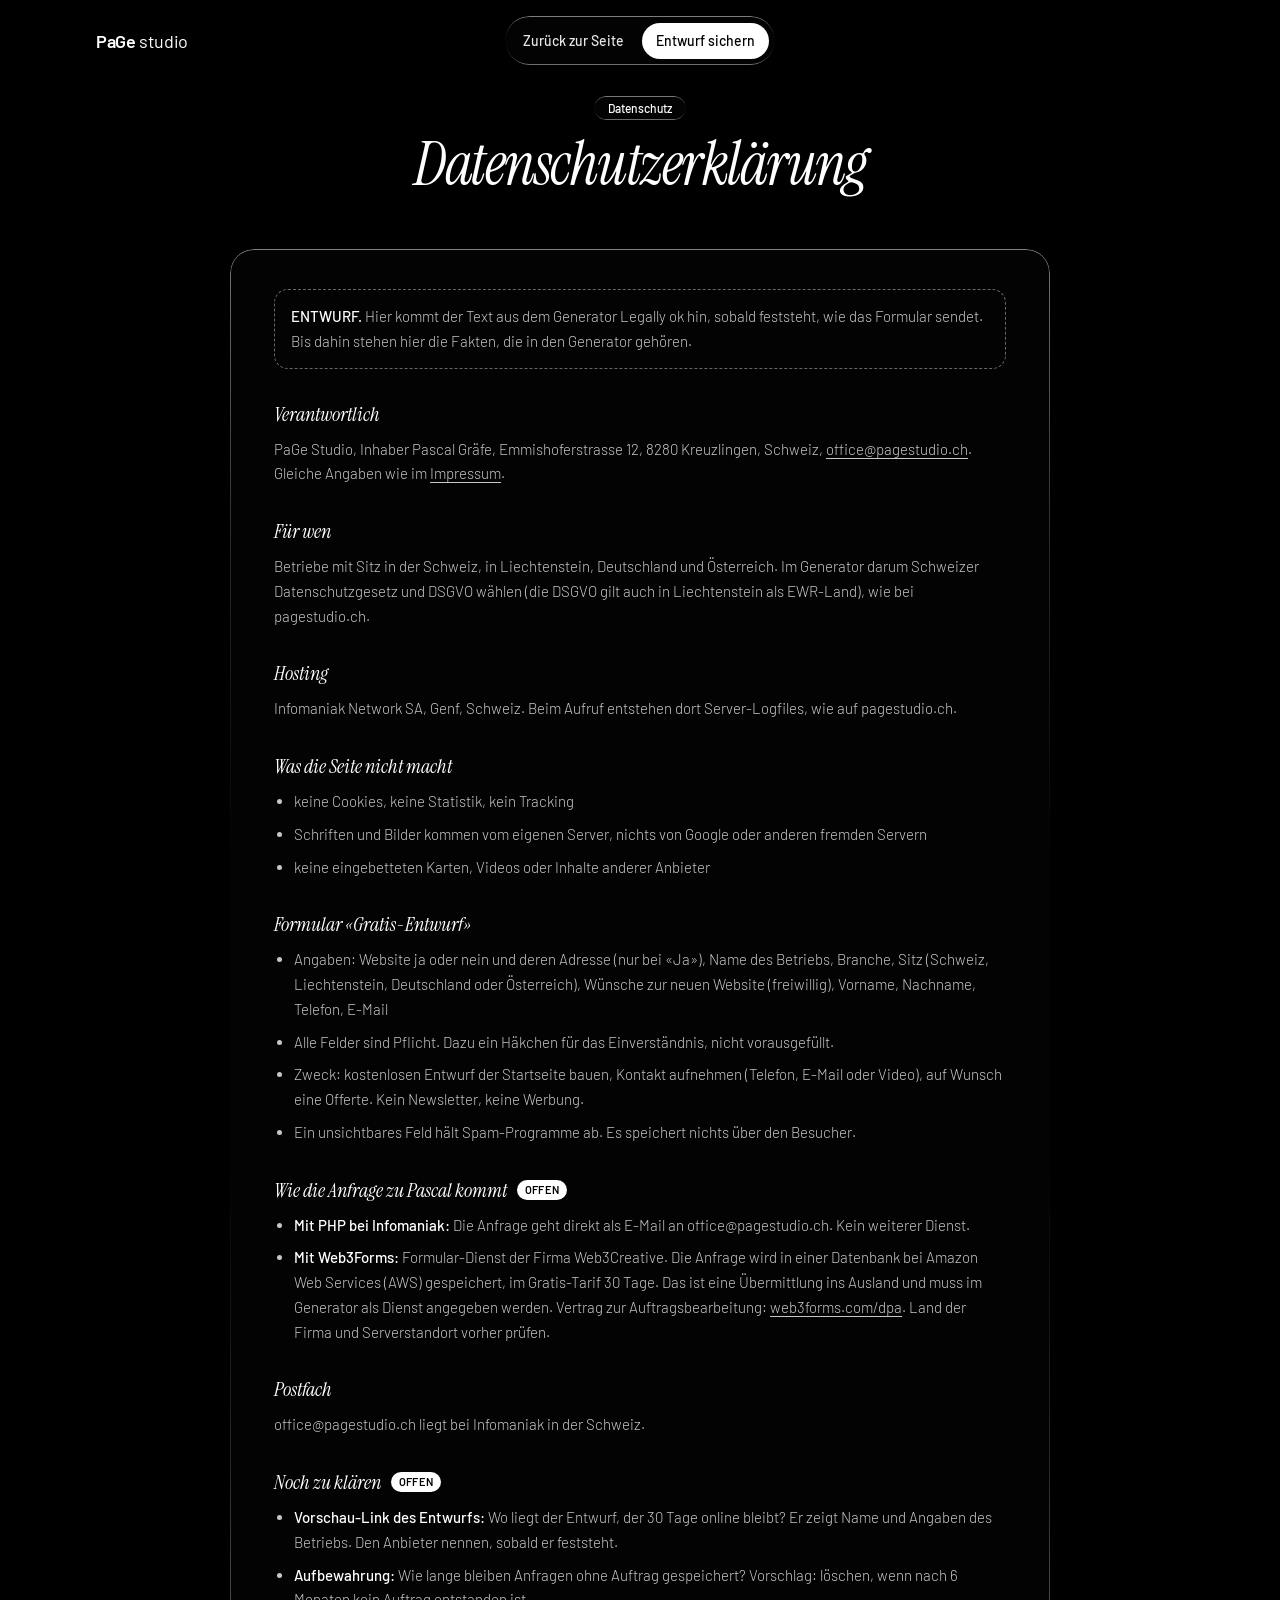
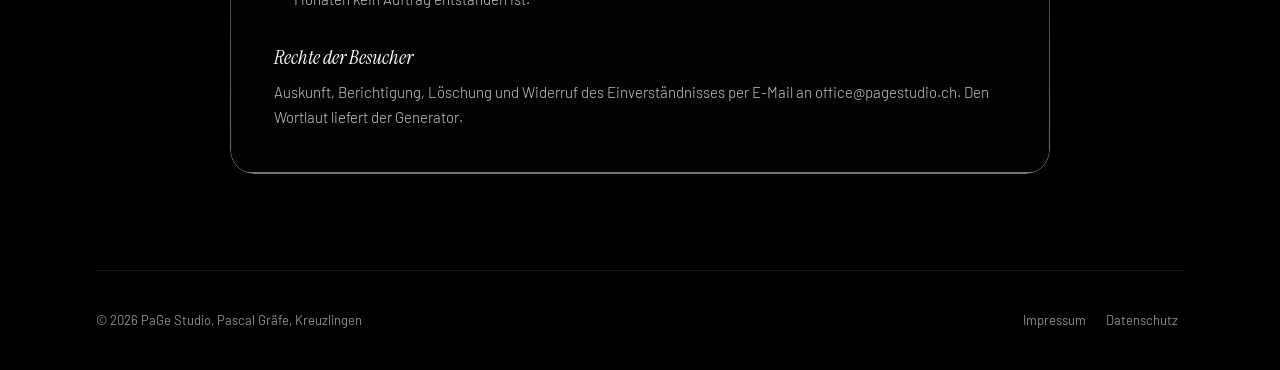
<file: datenschutz.html>
<!doctype html>
<html lang="de-CH">
<head>
  <meta charset="utf-8">
  <meta name="viewport" content="width=device-width, initial-scale=1">
  <title>Datenschutzerklärung | PaGe Studio Gratis-Entwurf</title>
  <!-- ENTWURF: vor dem Start entfernen -->
  <meta name="robots" content="noindex, nofollow">
  <meta name="theme-color" content="#000000">
  <link rel="icon" href="bilder/pagestudio-symbol-dunkel.svg" type="image/svg+xml">
  <link rel="stylesheet" href="stil.css">
</head>
<body>
  <a class="ueberspringen" href="#inhalt">Zum Inhalt springen</a>

  <header class="kopf">
    <nav class="kopf-nav" aria-label="Hauptnavigation">
      <a class="marke" href="index.html" aria-label="PaGe Studio, zur Startseite des Gratis-Entwurfs"><b>PaGe</b> studio</a>
      <div class="pille liquid-glass">
        <a href="index.html">Zurück zur Seite</a>
        <a class="knopf-weiss" href="index.html#formular">Entwurf sichern</a>
      </div>
      <span aria-hidden="true"></span>
    </nav>
  </header>

  <main id="inhalt">
    <section class="abschnitt">
      <div class="kopfzeile">
        <span class="etikett liquid-glass">Datenschutz</span>
        <h1 class="h2">Datenschutzerklärung</h1>
      </div>

      <!-- ENTWURF: Den ganzen Kasten durch den Text aus Legally ok ersetzen (https://www.legally-ok.com/dse-legally-free/),
           wie auf pagestudio.ch. Kein selbst formulierter Rechtstext. -->
      <div class="rechtstext liquid-glass">
        <p class="entwurf-hinweis"><b>ENTWURF.</b> Hier kommt der Text aus dem Generator Legally ok hin, sobald feststeht, wie das Formular sendet. Bis dahin stehen hier die Fakten, die in den Generator gehören.</p>

        <h2 class="h3-klein">Verantwortlich</h2>
        <p>PaGe Studio, Inhaber Pascal Gräfe, Emmishoferstrasse 12, 8280 Kreuzlingen, Schweiz, <a href="mailto:office@pagestudio.ch">office@pagestudio.ch</a>. Gleiche Angaben wie im <a href="https://pagestudio.ch/impressum">Impressum</a>.</p>

        <h2 class="h3-klein">Für wen</h2>
        <p>Betriebe mit Sitz in der Schweiz, in Liechtenstein, Deutschland und Österreich. Im Generator darum Schweizer Datenschutzgesetz und DSGVO wählen (die DSGVO gilt auch in Liechtenstein als EWR-Land), wie bei pagestudio.ch.</p>

        <h2 class="h3-klein">Hosting</h2>
        <p>Infomaniak Network SA, Genf, Schweiz. Beim Aufruf entstehen dort Server-Logfiles, wie auf pagestudio.ch.</p>

        <h2 class="h3-klein">Was die Seite nicht macht</h2>
        <ul>
          <li>keine Cookies, keine Statistik, kein Tracking</li>
          <li>Schriften und Bilder kommen vom eigenen Server, nichts von Google oder anderen fremden Servern</li>
          <li>keine eingebetteten Karten, Videos oder Inhalte anderer Anbieter</li>
        </ul>

        <h2 class="h3-klein">Formular «Gratis-Entwurf»</h2>
        <ul>
          <li>Angaben: Website ja oder nein und deren Adresse (nur bei «Ja»), Name des Betriebs, Branche, Sitz (Schweiz, Liechtenstein, Deutschland oder Österreich), Wünsche zur neuen Website (freiwillig), Vorname, Nachname, Telefon, E-Mail</li>
          <li>Alle Felder sind Pflicht. Dazu ein Häkchen für das Einverständnis, nicht vorausgefüllt.</li>
          <li>Zweck: kostenlosen Entwurf der Startseite bauen, Kontakt aufnehmen (Telefon, E-Mail oder Video), auf Wunsch eine Offerte. Kein Newsletter, keine Werbung.</li>
          <li>Ein unsichtbares Feld hält Spam-Programme ab. Es speichert nichts über den Besucher.</li>
        </ul>

        <h2 class="h3-klein">Wie die Anfrage zu Pascal kommt <mark class="offen">OFFEN</mark></h2>
        <ul>
          <li><b>Mit PHP bei Infomaniak:</b> Die Anfrage geht direkt als E-Mail an office@pagestudio.ch. Kein weiterer Dienst.</li>
          <li><b>Mit Web3Forms:</b> Formular-Dienst der Firma Web3Creative. Die Anfrage wird in einer Datenbank bei Amazon Web Services (AWS) gespeichert, im Gratis-Tarif 30 Tage. Das ist eine Übermittlung ins Ausland und muss im Generator als Dienst angegeben werden. Vertrag zur Auftragsbearbeitung: <a href="https://web3forms.com/dpa">web3forms.com/dpa</a>. Land der Firma und Serverstandort vorher prüfen.</li>
        </ul>

        <h2 class="h3-klein">Postfach</h2>
        <p>office@pagestudio.ch liegt bei Infomaniak in der Schweiz.</p>

        <h2 class="h3-klein">Noch zu klären <mark class="offen">OFFEN</mark></h2>
        <ul>
          <li><b>Vorschau-Link des Entwurfs:</b> Wo liegt der Entwurf, der 30 Tage online bleibt? Er zeigt Name und Angaben des Betriebs. Den Anbieter nennen, sobald er feststeht.</li>
          <li><b>Aufbewahrung:</b> Wie lange bleiben Anfragen ohne Auftrag gespeichert? Vorschlag: löschen, wenn nach 6 Monaten kein Auftrag entstanden ist.</li>
        </ul>

        <h2 class="h3-klein">Rechte der Besucher</h2>
        <p>Auskunft, Berichtigung, Löschung und Widerruf des Einverständnisses per E-Mail an office@pagestudio.ch. Den Wortlaut liefert der Generator.</p>
      </div>
    </section>

    <section class="schluss-klein">
      <footer class="fuss">
        <p>© 2026 PaGe Studio, Pascal Gräfe, Kreuzlingen</p>
        <nav aria-label="Rechtliches">
          <a href="https://pagestudio.ch/impressum">Impressum</a>
          <a href="datenschutz.html" aria-current="page">Datenschutz</a>
        </nav>
      </footer>
    </section>
  </main>
</body>
</html>
</file>
<file: stil.css>
/* Landingpage «Gratis-Entwurf» – Gestaltung nach der Vorlage Prism (21st.dev):
   reines Schwarz, Weiss, flüssiges Glas, Instrument Serif kursiv + Barlow.
   Schriften liegen lokal in fonts/ (OFL-Lizenz), nichts wird von fremden Servern geladen. */

@font-face { font-family: "Barlow"; font-weight: 300; font-style: normal; font-display: swap; src: url("fonts/barlow-latin-300-normal.woff2") format("woff2"); }
@font-face { font-family: "Barlow"; font-weight: 400; font-style: normal; font-display: swap; src: url("fonts/barlow-latin-400-normal.woff2") format("woff2"); }
@font-face { font-family: "Barlow"; font-weight: 500; font-style: normal; font-display: swap; src: url("fonts/barlow-latin-500-normal.woff2") format("woff2"); }
@font-face { font-family: "Barlow"; font-weight: 600; font-style: normal; font-display: swap; src: url("fonts/barlow-latin-600-normal.woff2") format("woff2"); }
@font-face { font-family: "Instrument Serif"; font-weight: 400; font-style: normal; font-display: swap; src: url("fonts/instrument-serif-latin-400-normal.woff2") format("woff2"); }
@font-face { font-family: "Instrument Serif"; font-weight: 400; font-style: italic; font-display: swap; src: url("fonts/instrument-serif-latin-400-italic.woff2") format("woff2"); }

:root {
  --bg: #000;
  --fg: #fff;
  --fg-90: rgba(255, 255, 255, 0.9);
  --gedaempft: rgba(255, 255, 255, 0.62); /* 7.8:1 auf Schwarz */
  --leise: rgba(255, 255, 255, 0.56);     /* 6.4:1 auf Schwarz */
  --linie: rgba(255, 255, 255, 0.12);
  --karte: #0d0d0d;
  --fehler: #ff8f85;                       /* 8.6:1 auf #0b0b0b */
  --sans: "Barlow", "Segoe UI", system-ui, sans-serif;
  --serif: "Instrument Serif", Georgia, "Times New Roman", serif;
  --rand-x: 24px;
  color-scheme: dark;
}
@media (min-width: 768px) { :root { --rand-x: 64px; } }
@media (min-width: 1024px) { :root { --rand-x: 96px; } }

*, *::before, *::after { box-sizing: border-box; }
html { -webkit-text-size-adjust: 100%; scroll-behavior: smooth; }
html.modal-offen { overflow: hidden; }
body {
  margin: 0;
  background: var(--bg);
  color: var(--fg);
  font-family: var(--sans);
  font-size: 16px;
  line-height: 1.5;
  -webkit-font-smoothing: antialiased;
  overflow-x: clip;
}
img { display: block; max-width: 100%; }
a { color: inherit; text-decoration: none; }
::selection { background: rgba(255, 255, 255, 0.25); color: #000; }
:focus-visible { outline: 2px solid #fff; outline-offset: 3px; }
.sr-only { position: absolute; width: 1px; height: 1px; padding: 0; margin: -1px; overflow: hidden; clip: rect(0 0 0 0); white-space: nowrap; border: 0; }
.ueberspringen { position: fixed; top: 12px; left: 12px; z-index: 100; padding: 10px 16px; background: #fff; color: #000; border-radius: 10px; transform: translateY(-200%); }
.ueberspringen:focus { transform: none; }
section[id], [id="top"] { scroll-margin-top: 88px; }

/* ---------- Flüssiges Glas ---------- */
.liquid-glass, .liquid-glass-strong {
  position: relative;
  overflow: hidden;
  background: rgba(255, 255, 255, 0.01);
  background-blend-mode: luminosity;
  -webkit-backdrop-filter: blur(4px);
  backdrop-filter: blur(4px);
  box-shadow: inset 0 1px 1px rgba(255, 255, 255, 0.1);
}
.liquid-glass-strong {
  -webkit-backdrop-filter: blur(50px);
  backdrop-filter: blur(50px);
  box-shadow: 4px 4px 4px rgba(0, 0, 0, 0.05), inset 0 1px 1px rgba(255, 255, 255, 0.15);
}
/* Lichtrand: oben und unten hell, an den Seiten durchsichtig */
.liquid-glass::before, .liquid-glass-strong::before {
  content: "";
  position: absolute;
  inset: 0;
  border-radius: inherit;
  padding: 1.4px;
  background: linear-gradient(180deg, rgba(255,255,255,.45) 0%, rgba(255,255,255,.15) 20%, rgba(255,255,255,0) 40%, rgba(255,255,255,0) 60%, rgba(255,255,255,.15) 80%, rgba(255,255,255,.45) 100%);
  -webkit-mask: linear-gradient(#fff 0 0) content-box, linear-gradient(#fff 0 0);
  -webkit-mask-composite: xor;
  mask: linear-gradient(#fff 0 0) content-box exclude, linear-gradient(#fff 0 0);
  pointer-events: none;
}
.liquid-glass-strong::before {
  background: linear-gradient(180deg, rgba(255,255,255,.5) 0%, rgba(255,255,255,.2) 20%, rgba(255,255,255,0) 40%, rgba(255,255,255,0) 60%, rgba(255,255,255,.2) 80%, rgba(255,255,255,.5) 100%);
}

/* ---------- Schrift ---------- */
.h1, .h2, .h3, .h3-klein, .h2-form, .zahl {
  font-family: var(--serif);
  font-style: italic;
  font-weight: 400;
  margin: 0;
  color: var(--fg);
}
.h1 {
  font-size: clamp(2.9rem, 8.2vw, 5.5rem);
  line-height: 0.88;
  letter-spacing: -0.045em;
  max-width: 15ch;
  text-wrap: balance;
}
.h2 {
  font-size: clamp(2.25rem, 5.4vw, 3.75rem);
  line-height: 0.95;
  letter-spacing: -0.025em;
  text-wrap: balance;
}
.h3 { font-size: clamp(1.875rem, 3.2vw, 2.25rem); line-height: 1; letter-spacing: -0.025em; }
.h3-klein { font-size: 1.25rem; line-height: 1.3; }
.text { font-weight: 300; font-size: 15px; line-height: 1.65; color: var(--gedaempft); margin: 0; }
@media (min-width: 768px) { .text { font-size: 16px; } }

/* Kleines Glas-Etikett über den Abschnittstiteln */
.etikett {
  display: inline-block;
  border-radius: 999px;
  padding: 4px 14px;
  font-size: 12px;
  font-weight: 500;
  line-height: 16px;
  color: var(--fg);
}

/* ---------- Knöpfe ---------- */
.knopf {
  display: inline-flex;
  align-items: center;
  justify-content: center;
  gap: 8px;
  min-height: 44px;
  padding: 10px 22px;
  border-radius: 999px;
  border: 0;
  font: 500 14px/20px var(--sans);
  color: var(--fg);
  cursor: pointer;
  white-space: nowrap;
  transition: background-color .2s ease, transform .2s ease;
}
.knopf:hover { background-color: rgba(255, 255, 255, 0.08); }
.knopf:active { transform: scale(.98); }
.knopf-weiss {
  display: inline-flex;
  align-items: center;
  justify-content: center;
  min-height: 36px;
  padding: 0 14px;
  border: 0;
  border-radius: 10px;
  background: #fff;
  color: #000;
  font: 500 14px/20px var(--sans);
  cursor: pointer;
  white-space: nowrap;
  transition: background-color .2s ease;
}
.knopf-weiss:hover { background: #e6e6e6; }
.knopf-weiss.gross { min-height: 44px; padding: 0 20px; }
.knopf-leise {
  display: inline-flex;
  align-items: center;
  min-height: 44px;
  padding: 8px 12px;
  border: 0;
  border-radius: 10px;
  background: none;
  color: var(--fg);
  font: 500 14px/20px var(--sans);
  cursor: pointer;
  transition: background-color .2s ease;
}
.knopf-leise:hover { background: rgba(255, 255, 255, 0.06); }
@media (pointer: coarse) { .knopf-weiss { min-height: 44px; } }

/* ---------- Navigation ---------- */
.kopf { position: fixed; inset: 16px 0 auto; z-index: 50; padding: 0 var(--rand-x); }
@media (max-width: 1023px) { .kopf { padding: 0 24px; } }
.kopf-nav { display: flex; align-items: center; justify-content: space-between; gap: 16px; }
.marke { font-size: 18px; font-weight: 400; letter-spacing: -0.02em; line-height: 28px; }
.marke b { font-weight: 600; }
.pille { display: flex; align-items: center; gap: 2px; padding: 6px; border-radius: 999px; }
.pille a:not(.knopf-weiss) { display: none; padding: 8px 12px; font-size: 14px; font-weight: 500; color: var(--fg-90); transition: color .2s; }
.pille a:not(.knopf-weiss):hover { color: #fff; }
.pille .knopf-weiss { margin-left: 4px; border-radius: 999px; }
@media (min-width: 900px) {
  .kopf-nav { display: grid; grid-template-columns: 1fr auto 1fr; }
  .pille a:not(.knopf-weiss) { display: inline-block; }
}

/* ---------- Hero ---------- */
.hero {
  position: relative;
  min-height: 100svh;
  display: flex;
  flex-direction: column;
  overflow: hidden;
  isolation: isolate;
}
/* Raster als gekippte Ebene (Baustein 17, Variante 3D): schräg gedreht und nach hinten gekippt.
   Die Ebene ist so hoch wie eine halbe Spalte (setzt raster.js), damit sie in jedem Moment voll ist.
   Variante «flach» (nur 20° schräg): data-art="flach" am Raster setzen. */
.raster {
  --spalte-b: 230px;
  position: absolute;
  left: 50%;
  top: 50%;
  z-index: -2;
  display: flex;
  align-items: flex-start; /* Spalten behalten ihre volle Höhe, sonst stimmt die Schleife nicht */
  gap: 14px;
  width: max-content;
  height: var(--ebene-h, 2200px);
  transform: translate(-50%, -50%) scale(var(--skala, 1.1)) perspective(1500px) rotateX(46deg) rotateZ(-22deg); /* zuerst kippen, dann zoomen: gleiches Bild auf jeder Grösse */
  transform-origin: 50% 50%;
  pointer-events: none;
}
.raster[data-art="flach"] { transform: translate(-50%, -50%) rotate(-20deg) scale(var(--skala, 1.05)); }
@media (max-width: 699px) { .raster { --spalte-b: 150px; gap: 10px; } }
.spalte {
  flex: 0 0 var(--spalte-b);
  display: flex;
  flex-direction: column;
  animation: hoch var(--dauer, 60s) linear infinite;
  will-change: transform;
}
.spalte.runter { animation-name: runter; }
.raster.pausiert .spalte { animation-play-state: paused; }
@keyframes hoch { from { transform: translate3d(0, 0, 0); } to { transform: translate3d(0, -50%, 0); } }
@keyframes runter { from { transform: translate3d(0, -50%, 0); } to { transform: translate3d(0, 0, 0); } }

/* Schleier: Mitte dunkel für die Schrift, Ränder lassen die Entwürfe durch */
.hero-schleier {
  position: absolute;
  inset: 0;
  z-index: -1;
  background:
    radial-gradient(ellipse 72% 60% at 50% 48%, rgba(0,0,0,.94) 0%, rgba(0,0,0,.88) 45%, rgba(0,0,0,.55) 100%),
    linear-gradient(180deg, rgba(0,0,0,.75) 0%, rgba(0,0,0,0) 22%, rgba(0,0,0,0) 70%, #000 100%);
}
.raster { opacity: .85; }
.hero-inhalt {
  flex: 1;
  display: flex;
  flex-direction: column;
  align-items: center;
  justify-content: center;
  text-align: center;
  padding: 120px 24px 40px;
}
.etikett-gross {
  display: inline-flex;
  align-items: center;
  gap: 8px;
  margin: 0;
  padding: 4px 14px 4px 4px;
  border-radius: 999px;
  font-size: 14px;
  line-height: 20px;
  color: var(--fg-90);
  text-align: left;
}
.chip { flex: none; border-radius: 999px; background: #fff; color: #000; padding: 4px 12px; font-size: 12px; font-weight: 600; line-height: 16px; }
.hero .h1 { margin-top: 24px; }
.hero-text { margin: 24px 0 0; max-width: 40rem; font-weight: 300; font-size: 15px; line-height: 1.65; color: #fff; }
@media (min-width: 768px) { .hero-text { font-size: 16px; } }
.hero-knoepfe { margin-top: 32px; display: flex; flex-wrap: wrap; justify-content: center; align-items: center; gap: 12px; }
.hero-fuss { display: flex; flex-direction: column; align-items: center; gap: 16px; padding: 0 24px 40px; }
.hero-fuss .etikett { flex: none; }
/* Laufband: zwei gleiche Listen laufen nach links, die zweite schliesst nahtlos an */
.laufband { width: min(100%, 1100px); display: flex; overflow: hidden; -webkit-mask-image: linear-gradient(90deg, transparent, #000 12%, #000 88%, transparent); mask-image: linear-gradient(90deg, transparent, #000 12%, #000 88%, transparent); }
.branchen { flex: none; list-style: none; margin: 0; padding: 0 40px 0 0; display: flex; gap: 40px; white-space: nowrap; font-family: var(--serif); font-style: italic; font-size: clamp(1.25rem, 2.2vw, 1.75rem); color: rgba(255,255,255,.82); letter-spacing: -0.01em; animation: laufband 26s linear infinite; }
@keyframes laufband { to { transform: translateX(-100%); } }
.raster.pausiert ~ .hero-fuss .branchen { animation-play-state: paused; }

/* Einstieg nur im Hero: Wort für Wort, sonst ruhig */
.wort { display: inline-block; animation: wort-hoch .7s ease-out both; animation-delay: calc(var(--i) * 0.08s + .15s); }
@keyframes wort-hoch { 0% { transform: translateY(50px); opacity: 0; filter: blur(8px); } 50% { transform: translateY(-5px); opacity: 1; filter: blur(0); } 100% { transform: translateY(0); } }
.rise { animation: hoch-ein .6s ease-out both; animation-delay: var(--d, 0s); }
@keyframes hoch-ein { from { opacity: 0; transform: translateY(20px); } to { opacity: 1; transform: none; } }

/* ---------- Mini-Websites im Raster ---------- */
.ms {
  position: relative;
  container-type: inline-size;
  flex: none;
  aspect-ratio: var(--ar, 4 / 5);
  margin-bottom: 16px;
  border-radius: 14px;
  overflow: hidden;
  background: var(--m-bg);
  color: var(--m-ink);
  box-shadow: 0 0 0 1px rgba(255, 255, 255, 0.07);
}
.ms-in { position: relative; height: 100%; display: flex; flex-direction: column; font-size: 4.3cqw; font-family: var(--m-ff); }
.ms-nav { position: relative; z-index: 2; display: flex; align-items: center; justify-content: space-between; gap: .6em; padding: 1em 1.15em; font-family: "Barlow", sans-serif; }
.ms-logo { font-weight: 600; font-size: .92em; letter-spacing: -.01em; white-space: nowrap; overflow: hidden; text-overflow: ellipsis; }
.ms-links { display: flex; gap: .45em; margin-left: auto; }
.ms-links i { display: block; width: 1.7em; height: .28em; border-radius: 1em; background: currentColor; opacity: .32; }
.ms-cta { flex: none; font-size: .64em; font-weight: 600; padding: .5em .9em; border-radius: var(--m-r, 2em); background: var(--m-ac); color: var(--m-on); }
.ms h4 { margin: 0; font-family: var(--m-ff); font-weight: var(--m-hw, 400); font-size: 1.85em; line-height: 1.04; letter-spacing: var(--m-ls, -0.01em); text-transform: var(--m-tt, none); }
.ms-zeilen { margin-top: .7em; }
.ms-zeilen i { display: block; height: .3em; border-radius: 1em; background: currentColor; opacity: .22; margin-top: .45em; }
.ms-btn { display: inline-block; margin-top: 1em; font: 600 .68em/1 "Barlow", sans-serif; padding: .8em 1.2em; border-radius: var(--m-r, 2em); background: var(--m-ac); color: var(--m-on); }
.ms-foto { position: relative; overflow: hidden; background: var(--m-ac); }
.ms-foto img { width: 100%; height: 100%; object-fit: cover; }
/* Variante «Titelbild» */
.ms-cover .ms-foto { position: absolute; inset: 0; }
.ms-cover .ms-foto::after { content: ""; position: absolute; inset: 0; background: linear-gradient(180deg, rgba(0,0,0,.38) 0%, rgba(0,0,0,0) 30%, rgba(0,0,0,.05) 45%, rgba(0,0,0,.72) 100%); }
.ms-cover .ms-nav, .ms-cover .ms-text { color: #fff; }
.ms-cover .ms-text { position: relative; z-index: 2; margin-top: auto; padding: 0 1.15em 1.3em; }
/* Variante «Text oben, Bild unten» */
.ms-split .ms-text { padding: .6em 1.15em 0; }
.ms-split .ms-foto { flex: 1; margin: 1.1em 1.15em 1.15em; border-radius: var(--m-rb, .8em); }
/* Variante «Bild oben» */
.ms-oben .ms-foto { height: 50%; margin: 0 1.15em; border-radius: var(--m-rb, .8em); }
.ms-oben .ms-text { padding: 1em 1.15em; }
.ms-oben h4 { font-size: 1.55em; }
.ms-chips { display: flex; flex-wrap: wrap; gap: .4em; margin-top: .9em; }
.ms-chips span { font: 500 .62em/1 "Barlow", sans-serif; padding: .7em .9em; border-radius: var(--m-r, 2em); border: 1px solid currentColor; opacity: .75; }
/* Variante «Speisekarte» */
.ms-karte .ms-foto { height: 34%; margin: 0 1.15em; border-radius: var(--m-rb, .8em); }
.ms-karte .ms-text { padding: 1em 1.15em; }
.ms-karte h4 { font-size: 1.45em; }
.ms-zeile { display: flex; align-items: baseline; gap: .4em; margin-top: .6em; font-size: .78em; }
.ms-zeile::after { content: ""; order: 2; flex: 1; border-bottom: 1px dotted currentColor; opacity: .4; }
.ms-zeile b { order: 3; font-weight: 600; color: var(--m-ac); }
/* Variante «quer» (Desktop-Ansicht) */
.ms-quer { --ar: 4 / 3; }
.ms-quer .ms-reihe { flex: 1; display: grid; grid-template-columns: 1fr 1fr; gap: .9em; padding: .3em 1.15em 1.15em; }
.ms-quer h4 { font-size: 1.45em; }
.ms-quer .ms-foto { border-radius: var(--m-rb, .8em); }

/* ---------- Abschnitte ---------- */
.abschnitt { padding: 96px var(--rand-x); }
.kopfzeile { display: flex; flex-direction: column; align-items: center; text-align: center; gap: 16px; margin-bottom: 56px; }
.innen { max-width: 1200px; margin: 0 auto; }

/* Flächen mit Bild im Hintergrund */
.flaeche { position: relative; overflow: hidden; isolation: isolate; }
.flaeche-bild { position: absolute; inset: 0; z-index: -2; width: 100%; height: 100%; object-fit: cover; }
.flaeche-schleier { position: absolute; inset: 0; z-index: -1; }

.aussage { min-height: 700px; display: flex; align-items: center; justify-content: center; padding: 128px var(--rand-x); text-align: center; }
.aussage-inhalt { max-width: 46rem; display: flex; flex-direction: column; align-items: center; }
.aussage .etikett { margin-bottom: 16px; }
.aussage .text { margin: 24px 0 32px; max-width: 36rem; color: rgba(255,255,255,.72); }

/* Hintergrund «Website im Bearbeitungsmodus»: alles in Container-Einheiten, damit es mit der Breite mitwächst */
/* Handy: Editor oben als gekippte Fläche, Text darunter. Ab 1000 px: Text links, Editor rechts im Raum. */
.aussage { flex-direction: column; justify-content: flex-end; padding-top: min(92vw, 440px); }
.aussage .flaeche-schleier { background: linear-gradient(180deg, #000 0%, rgba(0,0,0,0) 14%, rgba(0,0,0,0) 38%, rgba(0,0,0,.92) 62%, #000 100%); }
.editor { position: absolute; left: 50%; top: 24px; z-index: -2; width: 1100px; aspect-ratio: 16 / 10; text-align: left; container-type: inline-size;
  transform: translateX(-42%) perspective(1600px) rotateX(24deg) rotateZ(-6deg) scale(.52); transform-origin: 50% 0; }
@media (min-width: 1000px) {
  .aussage { flex-direction: row; justify-content: flex-start; align-items: center; min-height: 760px; padding-top: 128px; text-align: left; }
  .aussage-inhalt { align-items: flex-start; max-width: 32rem; }
  .aussage .flaeche-schleier { background:
    linear-gradient(90deg, #000 0%, #000 33%, rgba(0,0,0,.5) 41%, rgba(0,0,0,0) 50%),
    linear-gradient(180deg, #000 0%, rgba(0,0,0,0) 16%, rgba(0,0,0,0) 84%, #000 100%); }
  .editor { left: 41%; top: 50%; width: min(57vw, 1180px); transform: translateY(-50%) perspective(2200px) rotateY(-13deg) rotateX(4deg); transform-origin: 0 50%; }
}
.ed-app { position: absolute; inset: 0; display: flex; flex-direction: column; font: 400 .9cqw/1.35 var(--sans); color: rgba(255,255,255,.72); background: #0c0c0d; border-radius: 1.2cqw; box-shadow: 0 0 0 1px rgba(255,255,255,.08); overflow: hidden; }
.ed-oben { flex: none; display: flex; align-items: center; gap: 1.2em; height: 3.4cqw; padding: 0 1.4cqw; border-bottom: 1px solid rgba(255,255,255,.08); }
.ed-datei b { color: #fff; font-weight: 600; }
.ed-ansicht { margin-left: auto; display: flex; gap: .3em; padding: .25em; border-radius: .6em; background: rgba(255,255,255,.06); }
.ed-ansicht i { font-style: normal; padding: .3em .8em; border-radius: .45em; }
.ed-ansicht i.an { background: rgba(255,255,255,.12); color: #fff; }
.ed-zoom { color: rgba(255,255,255,.5); }
.ed-knopf { padding: .45em 1em; border-radius: .5em; background: rgba(255,255,255,.08); color: #fff; }
.ed-knopf.hell { background: #fff; color: #000; font-weight: 600; }
.ed-mitte { flex: 1; display: grid; grid-template-columns: 15% 1fr 19%; min-height: 0; }
.ed-ebenen, .ed-eigenschaften { padding: 1.2cqw 1.1cqw; background: #0f0f10; }
.ed-ebenen { border-right: 1px solid rgba(255,255,255,.08); }
.ed-eigenschaften { border-left: 1px solid rgba(255,255,255,.08); display: flex; flex-direction: column; gap: .9em; }
.ed-titel { margin: 0 0 .6em; font-size: .85em; font-weight: 600; color: #fff; }
.ed-eigenschaften .ed-titel:not(:first-child) { margin-top: .8em; }
.ed-ebenen ul { list-style: none; margin: 0; padding: 0; display: grid; gap: .15em; }
.ed-ebenen li { padding: .45em .6em; border-radius: .45em; }
.ed-ebenen li.tief { padding-left: 1.8em; }
.ed-ebenen li.auf { color: #fff; }
.ed-ebenen li { transition: background-color .25s, color .25s; }
.ed-ebenen li.gewaehlt { background: rgba(76,141,255,.22); color: #fff; }
.ed-feld { display: grid; gap: .4em; }
.ed-feld span { font-size: .85em; color: rgba(255,255,255,.5); }
.ed-feld b { font-weight: 500; color: #fff; padding: .5em .7em; border-radius: .45em; background: rgba(255,255,255,.06); }
.ed-farben { display: flex; gap: .55em; }
.ed-farben i { width: 1.9em; height: 1.9em; border-radius: 50%; box-shadow: 0 0 0 1px rgba(255,255,255,.15); }
.ed-farben .f1 { background: #3A2C25; }
.ed-farben .f2 { background: #A9785A; }
.ed-farben .f3 { background: #6E7F64; }
.ed-farben .f4 { background: #C9A27A; }
.ed-farben i { transition: box-shadow .2s ease; }
.ed-farben i.an { box-shadow: 0 0 0 2px #0f0f10, 0 0 0 3.5px #4C8DFF; }
.ed-regler { position: relative; height: .35em; margin-top: .5em; border-radius: 1em; background: rgba(255,255,255,.12); }
.ed-regler i { position: absolute; left: 0; top: 0; bottom: 0; width: 46%; border-radius: inherit; background: #4C8DFF; }
.ed-flaeche { position: relative; background: #1a1a1c; padding: 2cqw 2.4cqw; }
.ed-seite { height: 100%; border-radius: .5cqw; overflow: hidden; background: #F4EEE8; color: #3A2C25; box-shadow: 0 1cqw 3cqw rgba(0,0,0,.5); }
.ed-nav { display: flex; align-items: center; gap: 1.5em; padding: 1.2cqw 2.4cqw; font-size: .95em; }
.ed-logo { font: italic 400 1.5em/1 var(--serif); }
.ed-links { margin-left: auto; display: flex; gap: 1.6em; }
.ed-links i { font-style: normal; opacity: .75; }
.ed-cta { padding: .5em 1.1em; border-radius: 2em; border: 1px solid currentColor; }
.ed-hero { display: grid; grid-template-columns: 1.05fr .95fr; gap: 2.4cqw; padding: 1.6cqw 2.4cqw 2cqw; align-items: center; }
.ed-chip { display: inline-block; margin: 0 0 1.2em; padding: .35em .9em; border-radius: 2em; background: rgba(58,44,37,.08); font-size: .85em; }
.ed-auswahl { position: relative; margin: 0 -.4cqw; padding: .3cqw .4cqw; }
.ed-auswahl h4 { margin: 0; min-height: 1.96em; font: italic 400 4.2cqw/0.98 var(--serif); letter-spacing: -0.03em; color: #2A1F1A; transition: font-size .4s ease; }
.ed-auswahl h4.gross { font-size: 4.8cqw; }
.ed-auswahl h4 .markiert { background: rgba(76,141,255,.32); }
.ed-caret { display: inline-block; width: 2px; height: .85em; margin-left: 2px; vertical-align: -.05em; background: #4C8DFF; animation: caret .8s steps(1) infinite; }
@keyframes caret { 50% { opacity: 0; } }
.ed-feld b.blitz { box-shadow: 0 0 0 1.5px #4C8DFF; }
.ed-gespeichert { padding: .45em 1em; border-radius: .5em; background: rgba(46,160,90,.18); color: #7ee2a8; opacity: 0; transform: translateY(-.3em); transition: opacity .25s, transform .25s; }
.ed-gespeichert.da { opacity: 1; transform: none; }
.ed-knopf.hell.gedrueckt { background: #d9d9d9; }
/* Auswahlrahmen: wandert zum Element, das gerade bearbeitet wird */
.ed-box { position: absolute; left: 0; top: 0; z-index: 4; width: var(--bw, 10cqw); height: var(--bh, 4cqw); transform: translate(var(--bx, 30cqw), var(--by, 18cqw)); outline: 1.5px solid #4C8DFF; pointer-events: none; transition: transform .6s cubic-bezier(.65, 0, .35, 1), width .6s cubic-bezier(.65, 0, .35, 1), height .6s cubic-bezier(.65, 0, .35, 1); }
.ed-marke { position: absolute; left: -1.5px; top: -2.1em; padding: .25em .6em; border-radius: .35em .35em .35em 0; background: #4C8DFF; color: #fff; font: 600 .78em/1.2 var(--sans); white-space: nowrap; }
.ed-box > i { position: absolute; width: .55cqw; height: .55cqw; background: #fff; border: 1.5px solid #4C8DFF; }
.ed-box .g1 { left: -.3cqw; top: -.3cqw; }
.ed-box .g2 { right: -.3cqw; top: -.3cqw; }
.ed-box .g3 { left: -.3cqw; bottom: -.3cqw; }
.ed-box .g4 { right: -.3cqw; bottom: -.3cqw; }
/* Bild: zwei Bilder übereinander, das zweite blendet weich ein */
.ed-hero-bild { position: relative; }
.ed-hero-bild img { position: absolute; inset: 0; transition: opacity .6s ease; }
.ed-hero-bild .bild-b { opacity: 0; }
.ed-hero-bild.zeigt-b .bild-b { opacity: 1; }
/* Medienauswahl beim Bildwechsel */
.ed-medien { position: absolute; left: var(--mx, 50cqw); top: var(--my, 30cqw); z-index: 4; width: 17cqw; padding: .9cqw; border-radius: .8cqw; background: #161618; box-shadow: 0 0 0 1px rgba(255,255,255,.1), 0 1.2cqw 3cqw rgba(0,0,0,.5); transform: scale(.96); transform-origin: 0 100%; opacity: 0; transition: opacity .25s ease, transform .25s ease; pointer-events: none; }
.ed-medien.zeigen { opacity: 1; transform: none; }
.ed-medien p { margin: 0 0 .7em; color: #fff; font-weight: 600; font-size: .85em; }
.ed-medien div { display: grid; grid-template-columns: repeat(3, 1fr); gap: .5cqw; }
.ed-medien i { aspect-ratio: 1; border-radius: .45cqw; background: center / cover; box-shadow: 0 0 0 1px rgba(255,255,255,.12); transition: box-shadow .2s; }
.ed-medien i.bild-a { background-image: url("bilder/kachel-13-beauty.webp"); }
.ed-medien i.bild-b { background-image: url("bilder/kachel-02-coiffeur.webp"); }
.ed-medien i.hoch { display: grid; place-items: center; font-style: normal; font-size: .62em; color: rgba(255,255,255,.55); box-shadow: inset 0 0 0 1px rgba(255,255,255,.25); }
.ed-medien i.an { box-shadow: 0 0 0 2px #4C8DFF; }
.ed-lauf { margin: 1.2em 0 1.4em; max-width: 30em; font-size: 1.05em; line-height: 1.5; opacity: .8; }
.ed-btn { display: inline-block; padding: .8em 1.5em; border-radius: 2em; background: var(--ed-farbe, #A9785A); color: #fff; font-weight: 600; transition: background-color .35s ease; }
.ed-hero-bild { aspect-ratio: 4 / 3.4; border-radius: 1cqw; overflow: hidden; }
.ed-hero-bild img { width: 100%; height: 100%; object-fit: cover; }
.ed-karten { display: grid; grid-template-columns: repeat(3, 1fr); gap: 1.4cqw; padding: 0 2.4cqw 2cqw; }
.ed-karten div { padding: 1.2cqw; border-radius: .8cqw; background: #fff; }
.ed-karten b { display: block; margin-bottom: .6em; font: italic 400 1.6em/1 var(--serif); }
.ed-karten i { display: block; height: .45em; margin-top: .5em; border-radius: 1em; background: rgba(58,44,37,.14); }
.ed-karten i + i { width: 70%; }
/* Mauszeiger: gleitet weich (Spitze = Bezugspunkt), Klick = kurzes Eindrücken und ein heller Ring an der Spitze */
.ed-zeiger { position: absolute; left: 0; top: 0; z-index: 5; width: 1.7cqw; height: 1.7cqw; margin: -.12cqw 0 0 -.28cqw; filter: drop-shadow(0 .2cqw .3cqw rgba(0,0,0,.4)); transform: translate(var(--zx, 88cqw), var(--zy, 22cqw)); transform-origin: 17% 8%; transition: transform .8s cubic-bezier(.65, 0, .35, 1), scale .15s ease-out; will-change: transform; }
.ed-zeiger.klick { scale: .9; }
.ed-ring { position: absolute; left: 0; top: 0; z-index: 4; width: 2.4cqw; height: 2.4cqw; margin: -1.2cqw 0 0 -1.2cqw; border-radius: 50%; border: 2px solid rgba(76,141,255,.9); transform: translate(var(--zx, 88cqw), var(--zy, 22cqw)); opacity: 0; pointer-events: none; }
.ed-ring.los { animation: klickring .45s ease-out; }
@keyframes klickring { 0% { opacity: .9; scale: .4; } 100% { opacity: 0; scale: 1.6; } }

/* Ablauf */
.schritte { list-style: none; margin: 0 auto; padding: 0; max-width: 1200px; display: grid; gap: 16px; grid-template-columns: 1fr; }
@media (min-width: 640px) { .schritte { grid-template-columns: 1fr 1fr; } }
@media (min-width: 1100px) { .schritte { grid-template-columns: repeat(4, 1fr); } }
.schritt { border-radius: 16px; padding: 24px; }
.nummer { display: grid; place-items: center; width: 36px; height: 36px; border-radius: 999px; font: italic 400 20px/1 var(--serif); }
.schritt .h3-klein { margin-top: 24px; }
.schritt p { margin: 8px 0 0; font-weight: 300; font-size: 14px; line-height: 1.62; color: var(--gedaempft); }

/* Was du bekommst: Reihen mit Bild */
.reihen { max-width: 1200px; margin: 0 auto; display: grid; gap: 96px; }
.reihe { display: grid; gap: 32px; align-items: center; }
@media (min-width: 900px) {
  .reihe { grid-template-columns: 1fr 1.15fr; gap: 64px; }
  .reihe-gedreht .reihe-text { order: 2; }
}
.reihe-text .text { margin: 20px 0 28px; max-width: 28rem; font-size: 14px; }
.reihe-bild { border-radius: 16px; overflow: hidden; aspect-ratio: 4 / 3; background: #0b0b0b; box-shadow: 0 0 0 1px rgba(255,255,255,.06); }
.reihe-bild img { width: 100%; height: 100%; object-fit: cover; }

/* Fakten-Band */
.fakten { padding: 128px var(--rand-x); }
.fakten .flaeche-bild { filter: grayscale(1) contrast(1.05); opacity: .9; }
.fakten .flaeche-schleier { background: linear-gradient(180deg, #000 0%, rgba(0,0,0,.45) 35%, rgba(0,0,0,.45) 65%, #000 100%); }
.fakten-band { max-width: 1200px; margin: 0 auto; border-radius: 24px; padding: 48px 24px; display: grid; grid-template-columns: 1fr 1fr; gap: 40px 16px; text-align: center; }
@media (min-width: 900px) { .fakten-band { grid-template-columns: repeat(4, 1fr); padding: 64px 32px; } }
.fakten-band div { margin: 0; }
.zahl { display: block; font-size: clamp(2.5rem, 5vw, 3.75rem); line-height: 1; letter-spacing: -0.03em; }
.fakten-band dd { margin: 10px 0 0; font-weight: 300; font-size: 14px; line-height: 1.45; color: rgba(255,255,255,.72); }

/* Über mich */
.ich { max-width: 1100px; margin: 0 auto; display: grid; gap: 16px; }
@media (min-width: 900px) { .ich { grid-template-columns: 0.85fr 1.15fr; align-items: stretch; } }
.ich-bild { margin: 0; border-radius: 16px; aspect-ratio: 1000 / 1400; max-width: 100%; } /* genau das Format des Fotos: nichts wird abgeschnitten */
.ich-bild { background: #111; }
.ich-bild img { position: absolute; inset: 0; width: 100%; height: 100%; object-fit: cover; }
.ich-bild::after { content: ""; position: absolute; inset: 0; background: linear-gradient(180deg, rgba(0,0,0,0) 78%, rgba(0,0,0,.35) 100%); }
.ich-text { border-radius: 16px; padding: 32px 28px; display: flex; flex-direction: column; justify-content: center; gap: 18px; }
@media (min-width: 900px) { .ich-text { padding: 48px; } }
.ich-text .text { color: rgba(255,255,255,.74); }
.unterschrift { margin: 8px 0 0; font: italic 400 1.6rem/1.1 var(--serif); }
.unterschrift span { display: block; margin-top: 6px; font: 300 13px/1.4 var(--sans); color: var(--leise); }

/* Fragen */
.fragen { max-width: 820px; margin: 0 auto; display: grid; gap: 10px; }
.frage { border-radius: 16px; }
.frage summary { list-style: none; display: flex; align-items: center; justify-content: space-between; gap: 16px; min-height: 64px; padding: 16px 20px 16px 24px; cursor: pointer; font-size: 16px; font-weight: 500; }
.frage summary::-webkit-details-marker { display: none; }
.plus { position: relative; flex: none; width: 32px; height: 32px; border-radius: 999px; box-shadow: inset 0 0 0 1px rgba(255,255,255,.22); transition: transform .3s ease; }
.plus::before, .plus::after { content: ""; position: absolute; left: 50%; top: 50%; width: 12px; height: 1.5px; background: #fff; transform: translate(-50%, -50%); }
.plus::after { transform: translate(-50%, -50%) rotate(90deg); transition: transform .3s ease; }
.frage[open] .plus::after { transform: translate(-50%, -50%) rotate(0deg); }
.antwort { padding: 0 24px 22px; }
.antwort p { margin: 0; max-width: 40rem; font-weight: 300; font-size: 15px; line-height: 1.65; color: rgba(255,255,255,.72); }

/* Schluss mit Footer */
.schluss { padding: 128px var(--rand-x) 32px; }
.schluss .flaeche-schleier { background: linear-gradient(180deg, #000 0%, rgba(0,0,0,.4) 30%, rgba(0,0,0,.5) 70%, #000 100%), radial-gradient(ellipse 55% 50% at 50% 42%, rgba(0,0,0,.62), rgba(0,0,0,0)); }
.schluss-inhalt { max-width: 48rem; margin: 0 auto; display: flex; flex-direction: column; align-items: center; text-align: center; }
.schluss .h2 { font-size: clamp(2.25rem, 6.4vw, 4.5rem); }
.schluss .text { margin: 24px 0 32px; max-width: 28rem; color: rgba(255,255,255,.74); }
.schluss-knoepfe { display: flex; flex-wrap: wrap; justify-content: center; gap: 12px; }
.schluss-knoepfe .knopf-weiss { min-height: 44px; padding: 0 18px; }
.fuss { max-width: 1200px; margin: 128px auto 0; padding-top: 32px; border-top: 1px solid rgba(255,255,255,.1); display: flex; flex-direction: column; align-items: center; gap: 12px; font-size: 13px; color: var(--leise); }
.fuss p { margin: 0; text-align: center; }
.fuss nav { display: flex; gap: 8px; }
.fuss nav a { padding: 8px 6px; transition: color .2s; }
.fuss nav a:hover { color: #fff; }
@media (min-width: 640px) { .fuss { flex-direction: row; justify-content: space-between; } }

/* ---------- Rechtsseite (datenschutz.html) ---------- */
.rechtstext { max-width: 820px; margin: 0 auto; padding: 28px 24px 32px; border-radius: 24px; }
@media (min-width: 640px) { .rechtstext { padding: 40px 44px 44px; } }
.rechtstext .h3-klein { margin: 32px 0 10px; display: flex; align-items: center; gap: 10px; flex-wrap: wrap; }
.rechtstext p, .rechtstext li { margin: 0; font-weight: 300; font-size: 15px; line-height: 1.65; color: rgba(255,255,255,.78); }
.rechtstext ul { margin: 0; padding-left: 20px; display: grid; gap: 8px; }
.rechtstext b { font-weight: 500; color: #fff; }
.rechtstext a { text-decoration: underline; text-underline-offset: 3px; overflow-wrap: anywhere; }
.entwurf-hinweis { padding: 14px 16px; border-radius: 14px; border: 1px dashed rgba(255,255,255,.4); }
.offen { padding: 2px 8px; border-radius: 999px; background: #fff; color: #000; font: 600 11px/16px var(--sans); letter-spacing: .02em; }
.schluss-klein { padding: 0 var(--rand-x) 32px; }
.schluss-klein .fuss { margin-top: 0; }

/* ---------- Pop-up-Formular ---------- */
.formular {
  width: min(560px, calc(100vw - 24px));
  max-height: calc(100dvh - 24px);
  margin: auto;
  padding: 0;
  border: 0;
  border-radius: 24px;
  background: rgba(12, 12, 12, 0.92);
  color: var(--fg);
  overflow: auto;
  overscroll-behavior: contain;
}
.formular::backdrop { background: rgba(0, 0, 0, 0.62); -webkit-backdrop-filter: blur(10px); backdrop-filter: blur(10px); }
.formular[open] { animation: dialog-ein .35s ease-out; }
@keyframes dialog-ein { from { opacity: 0; transform: translateY(16px) scale(.98); } to { opacity: 1; transform: none; } }
/* Ohne JavaScript: der Link #formular zeigt das Formular trotzdem */
.formular:target:not([open]) { display: block; position: fixed; inset: 0; z-index: 90; box-shadow: 0 0 0 100vmax rgba(0,0,0,.8); }
.formular-panel { position: relative; padding: 28px 24px 24px; border-radius: 24px; }
@media (min-width: 640px) { .formular-panel { padding: 36px 36px 32px; } }
.schliessen { position: absolute; top: 14px; right: 14px; width: 44px; height: 44px; border: 0; border-radius: 999px; background: rgba(255,255,255,.06); cursor: pointer; }
.schliessen::before, .schliessen::after { content: ""; position: absolute; left: 50%; top: 50%; width: 16px; height: 1.5px; background: #fff; transform: translate(-50%, -50%) rotate(45deg); }
.schliessen::after { transform: translate(-50%, -50%) rotate(-45deg); }
.schliessen:hover { background: rgba(255,255,255,.12); }
.schritt-anzeige { margin: 0; font-size: 12px; font-weight: 500; color: var(--gedaempft); }
.balken { display: flex; gap: 6px; margin: 10px 56px 22px 0; }
.balken i { flex: 1; height: 3px; border-radius: 3px; background: rgba(255,255,255,.14); transition: background-color .3s; }
.balken i.an { background: #fff; }
.h2-form { font-size: clamp(2rem, 6vw, 2.6rem); line-height: 1; letter-spacing: -0.025em; }
.formular-kopf .text { margin-top: 10px; font-size: 15px; }
.stufe { border: 0; margin: 24px 0 0; padding: 0; min-width: 0; display: grid; gap: 18px; }
.stufe[hidden] { display: none; }
.feld { display: grid; gap: 8px; min-width: 0; }
.feld[hidden] { display: none; }
.feld > label, .feld > legend, .beschriftung { padding: 0; font-size: 13px; font-weight: 500; color: rgba(255,255,255,.86); }
fieldset.feld { border: 0; margin: 0; padding: 0; }
.zwei { display: grid; gap: 18px; }
@media (min-width: 520px) { .zwei { grid-template-columns: 1fr 1fr; } }
.eingabe {
  width: 100%;
  min-height: 46px;
  padding: 10px 14px;
  border-radius: 12px;
  border: 1px solid rgba(255,255,255,.16);
  background: rgba(255,255,255,.04);
  color: #fff;
  font: 400 16px/1.4 var(--sans);
  transition: border-color .2s, background-color .2s;
}
.eingabe::placeholder { color: rgba(255,255,255,.4); }
.eingabe:hover { border-color: rgba(255,255,255,.28); }
.eingabe:focus { outline: none; border-color: #fff; background: rgba(255,255,255,.07); }
.eingabe[aria-invalid="true"] { border-color: var(--fehler); }
.wahl { display: grid; grid-template-columns: 1fr 1fr; gap: 8px; }
.eingabe.mehrzeilig { min-height: 92px; resize: vertical; line-height: 1.45; }
.freiwillig { font-weight: 400; color: var(--leise); }
.wahl label { position: relative; cursor: pointer; }
.wahl input { position: absolute; opacity: 0; inset: 0; margin: 0; cursor: pointer; }
.wahl span { display: flex; align-items: center; justify-content: center; min-height: 46px; padding: 8px 12px; border-radius: 12px; border: 1px solid rgba(255,255,255,.16); background: rgba(255,255,255,.03); font-size: 15px; font-weight: 500; transition: background-color .2s, color .2s, border-color .2s; }
.wahl label:hover span { border-color: rgba(255,255,255,.3); }
.wahl input:checked + span { background: #fff; color: #000; border-color: #fff; }
.wahl input:focus-visible + span { outline: 2px solid #fff; outline-offset: 3px; }
.wahl.ungueltig span { border-color: var(--fehler); }
.fehler { margin: 0; font-size: 13px; line-height: 1.4; color: var(--fehler); }
.fehler:empty { display: none; }
.hinweis { margin: -4px 0 0; font-size: 13px; line-height: 1.5; color: var(--leise); }
.feld > .haekchen { font-weight: 400; color: rgba(255,255,255,.74); }
.haekchen { display: grid; grid-template-columns: 22px 1fr; gap: 12px; align-items: start; font-size: 13px; line-height: 1.5; color: rgba(255,255,255,.72); cursor: pointer; }
.haekchen input { width: 20px; height: 20px; margin: 1px 0 0; accent-color: #fff; cursor: pointer; }
.haekchen a { text-decoration: underline; text-underline-offset: 2px; }
.knopf-reihe { display: flex; justify-content: space-between; align-items: center; gap: 12px; margin-top: 4px; }
.knopf-reihe button:disabled { cursor: progress; opacity: .7; }
/* Falle für Spam-Programme: ausserhalb des Bildschirms, nicht nur unsichtbar (manche Programme überspringen display:none) */
.falle { position: absolute; left: -9999px; width: 1px; height: 1px; overflow: hidden; }
.sende-fehler { display: grid; gap: 4px; justify-items: start; padding: 14px 16px 8px; border-radius: 14px; background: rgba(255, 143, 133, .08); box-shadow: inset 0 0 0 1px rgba(255, 143, 133, .35); }
.sende-fehler[hidden] { display: none; }
.sende-fehler p { margin: 0; font-size: 14px; line-height: 1.5; color: var(--fg-90); }
.sende-fehler .knopf-leise { margin-left: -12px; text-decoration: underline; text-underline-offset: 3px; }
.stufe > .knopf-weiss { justify-self: start; margin-top: 4px; }
.danke { padding-top: 8px; }
.danke[hidden] { display: none; }
.danke .text { margin: 14px 0 28px; }
.danke .h2-form:focus { outline: none; }

/* ---------- Weniger Bewegung ---------- */
@media (prefers-reduced-motion: reduce) {
  .branchen { animation: none; flex-wrap: wrap; white-space: normal; justify-content: center; gap: 6px 28px; padding: 0; }
  .branchen[aria-hidden="true"] { display: none; }
  .laufband { -webkit-mask-image: none; mask-image: none; justify-content: center; }
}
@media (prefers-reduced-motion: reduce) {
  html { scroll-behavior: auto; }
  .spalte, .wort, .rise, .formular[open] { animation: none !important; }
  .plus, .plus::after { transition: none; }
}

/* Editor: Band unten in der Beispielseite */
.ed-band { display: flex; align-items: center; gap: 1.6em; margin: 0 2.4cqw; padding: 1.4cqw 1.8cqw; border-radius: .8cqw; background: #3A2C25; color: #F4EEE8; }
.ed-band span:first-child { font: italic 400 1.5em/1 var(--serif); }
.ed-band b { font-weight: 400; opacity: .8; }
.ed-band .ed-btn.klein { margin-left: auto; padding: .6em 1.2em; }

/* ---------- Vorher-Nachher ---------- */
.vn-einleitung { max-width: 40rem; }
.vn { max-width: 1200px; margin: 0 auto; padding: 10px; border-radius: 22px; }
.vn-leiste { display: flex; justify-content: center; padding: 4px 0 12px; }
.vn-adresse { padding: 4px 14px; border-radius: 999px; background: rgba(255,255,255,.06); font-size: 12px; color: var(--gedaempft); }
.vn-buehne { position: relative; aspect-ratio: 16 / 10; border-radius: 14px; overflow: hidden; background: #e8e2d2; container-type: inline-size; touch-action: pan-y; }
@media (max-width: 640px) { .vn-buehne { aspect-ratio: 9 / 15; } }
.vn-alt, .vn-neu { position: absolute; inset: 0; }
.vn-neu { clip-path: inset(0 0 0 var(--pos)); }
.vn-griff { position: absolute; top: 0; bottom: 0; left: var(--pos); width: 2px; margin-left: -1px; background: #fff; box-shadow: 0 0 14px rgba(0,0,0,.45); pointer-events: none; }
.vn-griff span { position: absolute; top: 50%; left: 50%; width: 48px; height: 48px; transform: translate(-50%, -50%); border-radius: 999px; background: rgba(0,0,0,.55); -webkit-backdrop-filter: blur(10px); backdrop-filter: blur(10px); box-shadow: inset 0 0 0 1.5px #fff, 0 6px 18px rgba(0,0,0,.35); }
.vn-griff span::before, .vn-griff span::after { content: ""; position: absolute; top: 50%; width: 8px; height: 8px; border: solid #fff; border-width: 0 0 2px 2px; }
.vn-griff span::before { left: 13px; transform: translateY(-50%) rotate(45deg); }
.vn-griff span::after { right: 13px; transform: translateY(-50%) rotate(-135deg); }
.vn-buehne:has(.vn-regler:focus-visible) .vn-griff span { outline: 2px solid #fff; outline-offset: 4px; }
.vn-chip { position: absolute; top: calc(50% - 62px); padding: 5px 12px; border-radius: 999px; background: rgba(0,0,0,.6); -webkit-backdrop-filter: blur(8px); backdrop-filter: blur(8px); color: #fff; font: 600 12px/16px var(--sans); pointer-events: none; }
.vn-chip-links { left: calc(var(--pos) - 14px); transform: translateX(-100%); }
.vn-chip-rechts { left: calc(var(--pos) + 14px); }
.vn-regler { position: absolute; inset: 0; width: 100%; height: 100%; margin: 0; opacity: 0; cursor: ew-resize; -webkit-appearance: none; appearance: none; background: none; touch-action: pan-y; }
.vn-regler::-webkit-slider-thumb { -webkit-appearance: none; width: 56px; height: 56px; }
.vn-regler::-moz-range-thumb { width: 56px; height: 56px; border: 0; }

/* Vorher: alte Visitenkarten-Seite mit fester Breite, auf dem Handy einfach verkleinert */
.alt-seite { position: absolute; inset: 0; padding: 2.2cqw 9cqw; background: #e8e2d2; color: #222; font: 1.15cqw/1.5 Verdana, Geneva, Arial, sans-serif; }
.alt-kopf { display: flex; align-items: baseline; gap: 2cqw; padding: 1.6cqw 2cqw; border: 1px solid #400; background: linear-gradient(#8e1b1b, #5e0f0f); color: #fff; }
.alt-kopf b { font: bold 3.4cqw/1 "Times New Roman", Times, serif; }
.alt-kopf span { font: 1.6cqw/1.2 "Comic Sans MS", "Comic Sans", cursive; color: #ffe16a; }
.alt-nav { padding: .8cqw 2cqw; border: 1px solid #999; border-top: 0; background: #f2efe6; }
.alt-nav u { color: #0000cc; }
.alt-inhalt { display: grid; grid-template-columns: 26cqw 1fr; gap: 2cqw; padding: 2cqw; border: 1px solid #999; border-top: 0; background: #fff; }
.alt-inhalt img { width: 100%; aspect-ratio: 4 / 3; object-fit: cover; border: 3px solid #ccc; filter: saturate(.55) contrast(.85) brightness(1.08); }
.alt-inhalt p { margin: 0 0 1cqw; }
.alt-titel { font: bold 2cqw/1.2 "Times New Roman", Times, serif; color: #8e1b1b; }
.alt-inhalt table { border-collapse: collapse; font-size: 1.05cqw; }
.alt-inhalt td { padding: .35cqw .8cqw; border: 1px solid #aaa; }
.alt-fuss { padding: 1cqw; font-size: .95cqw; color: #555; text-align: center; }

/* Nachher: moderne Seite */
.neu-seite { position: absolute; inset: 0; display: flex; flex-direction: column; background: #14110E; color: #F1E6D4; font: 400 1.25cqw/1.45 var(--sans); }
.neu-nav { position: absolute; top: 0; left: 0; right: 0; z-index: 2; display: flex; align-items: center; gap: 2em; padding: 1.8cqw 3cqw; }
.neu-logo { font: italic 400 2.3cqw/1 var(--serif); color: #fff; }
.neu-links { margin-left: auto; display: flex; gap: 2em; opacity: .85; }
.neu-links i { font-style: normal; }
.neu-cta, .neu-btn { padding: .75em 1.4em; border-radius: 2em; background: #D6A15A; color: #14110E; font-weight: 600; white-space: nowrap; }
.neu-hero { position: relative; flex: 1 1 auto; min-height: 0; overflow: hidden; }
.neu-hero img { position: absolute; inset: 0; width: 100%; height: 100%; object-fit: cover; }
.neu-hero::after { content: ""; position: absolute; inset: 0; background: linear-gradient(270deg, rgba(20,17,14,.94) 0%, rgba(20,17,14,.6) 40%, rgba(20,17,14,.05) 70%), linear-gradient(180deg, rgba(20,17,14,.7) 0%, rgba(20,17,14,0) 25%); }
.neu-hero-text { position: absolute; right: 3cqw; bottom: 3.2cqw; z-index: 1; max-width: 40cqw; }
.neu-chip { display: inline-block; padding: .4em .9em; border-radius: 2em; background: rgba(255,255,255,.14); font-size: .9em; color: #fff; }
.neu-titel { margin: .5em 0 .35em; font: italic 400 5.2cqw/.95 var(--serif); letter-spacing: -0.03em; color: #fff; }
.neu-unter { margin: 0 0 1.3em; opacity: .85; }
.neu-knoepfe { display: flex; gap: .8em; }
.neu-btn.leer { background: transparent; color: #fff; box-shadow: inset 0 0 0 1px rgba(255,255,255,.6); }
.neu-karte { flex: none; display: flex; align-items: center; gap: 3cqw; padding: 1.8cqw 3cqw 2.2cqw; background: #1b1713; }
.neu-karte-titel { margin: 0; font: italic 400 2cqw/1 var(--serif); white-space: nowrap; color: #fff; }
.neu-gerichte { flex: 1; display: grid; grid-template-columns: repeat(3, 1fr); gap: 1.5cqw; }
.neu-gerichte div { display: flex; justify-content: space-between; gap: 1em; padding: .9em 1.1em; border-radius: .8em; background: rgba(255,255,255,.05); }
.neu-gerichte b { color: #D6A15A; }
@container (max-width: 600px) {
  .neu-seite { font-size: 3.6cqw; }
  .neu-nav { padding: 4cqw 5cqw; }
  .neu-links { display: none; }
  .neu-logo { font-size: 6.2cqw; }
  .neu-cta { padding: .6em 1em; font-size: .9em; }
  .neu-hero::after { background: linear-gradient(180deg, rgba(20,17,14,.75) 0%, rgba(20,17,14,0) 22%, rgba(20,17,14,.35) 45%, rgba(20,17,14,.96) 78%); }
  .neu-hero-text { left: 5cqw; right: 5cqw; bottom: 5cqw; max-width: none; }
  .vn-chip { top: 14px; }
  .neu-titel { font-size: 11.5cqw; }
  .neu-knoepfe { flex-direction: column; text-align: center; }
  .neu-karte { flex-direction: column; align-items: stretch; gap: 3cqw; padding: 5cqw; }
  .neu-karte-titel { font-size: 6.4cqw; }
  .neu-gerichte { grid-template-columns: 1fr; gap: 2cqw; }
}

.vn-punkte { list-style: none; max-width: 1200px; margin: 16px auto 0; padding: 0; display: grid; gap: 16px; }
@media (min-width: 900px) { .vn-punkte { grid-template-columns: repeat(3, 1fr); } }
.vn-punkte li { display: grid; gap: 6px; padding: 22px 24px; border-radius: 16px; }
.vn-punkte b { font: italic 400 1.2rem/1.25 var(--serif); }
.vn-punkte span { font-weight: 300; font-size: 14px; line-height: 1.6; color: var(--gedaempft); }
.vn-hinweis { margin: 16px 0 0; text-align: center; font-size: 12px; color: var(--leise); }

/* ---------- Liquid Glass: Licht hinter dem Glas und Glanz, der der Maus folgt (17.10.2026) ---------- */
/* Licht hinter dem Glas: stark verschwommene Bilder des Abschnitts, damit das Glas Farbe und Tiefe zeigt */
.mit-licht { position: relative; isolation: isolate; }
.umgebung { position: absolute; inset: -10% -6%; z-index: -1; display: flex; pointer-events: none; opacity: .5; filter: blur(80px) saturate(1.5) brightness(.75); }
.umgebung img { flex: 1; min-width: 0; height: 100%; object-fit: cover; }
.umgebung-vn { inset: -8% -5% 6%; opacity: .8; filter: blur(110px) saturate(1.4) sepia(.35) brightness(.9); }
.umgebung-ich { inset: -4% 10%; opacity: .32; }
.umgebung-fragen { inset: 0 18%; opacity: .3; }
@media (max-width: 699px) { .umgebung { filter: blur(50px) saturate(1.5) brightness(.75); } }

/* Grössere Glasflächen: dickeres Glas mit Lichtkante oben links und leichter Tönung, damit Text lesbar bleibt */
.schritt.liquid-glass, .vn.liquid-glass, .vn-punkte li.liquid-glass, .frage.liquid-glass, .ich-text.liquid-glass, .fakten-band.liquid-glass {
  background: linear-gradient(145deg, rgba(255,255,255,.09) 0%, rgba(255,255,255,.02) 42%, rgba(255,255,255,.045) 100%), rgba(10,10,10,.28);
  -webkit-backdrop-filter: blur(26px) saturate(1.6);
  backdrop-filter: blur(26px) saturate(1.6);
  box-shadow: inset 0 1px 1px rgba(255,255,255,.22), inset 0 -1px 1px rgba(255,255,255,.06), 0 24px 60px rgba(0,0,0,.35);
}
.vn.liquid-glass { padding: 14px; }

/* Halo: das Bild leuchtet weich um seinen Rahmen (Bild per --bild im HTML) */
.reihe-bild { position: relative; overflow: visible; isolation: isolate; }
.reihe-bild img { position: relative; border-radius: 16px; }
.reihe-bild::before { content: ""; position: absolute; inset: 6% 4% -6%; z-index: -1; border-radius: 30px; background: var(--bild) center / cover; filter: blur(60px) saturate(1.5); opacity: .55; }

/* Glanz: heller Fleck auf der Fläche und hellere Kante dort, wo die Maus ist (glanz.js setzt --gx/--gy) */
@property --gx { syntax: "<length-percentage>"; inherits: false; initial-value: 50%; }
@property --gy { syntax: "<length-percentage>"; inherits: false; initial-value: 0%; }
.liquid-glass:not(.ich-bild)::after, .liquid-glass-strong::after {
  content: "";
  position: absolute;
  inset: 0;
  border-radius: inherit;
  pointer-events: none;
  opacity: 0;
  transition: opacity .35s ease;
  background: radial-gradient(circle 240px at var(--gx) var(--gy), rgba(255,255,255,.2), rgba(255,255,255,.06) 40%, rgba(255,255,255,0) 70%);
  mix-blend-mode: screen;
}
.glanz-an::after { opacity: 1 !important; }
.liquid-glass.glanz-an::before, .liquid-glass-strong.glanz-an::before {
  background:
    radial-gradient(circle 180px at var(--gx) var(--gy), rgba(255,255,255,.95), rgba(255,255,255,0) 70%),
    linear-gradient(180deg, rgba(255,255,255,.45) 0%, rgba(255,255,255,.15) 20%, rgba(255,255,255,0) 40%, rgba(255,255,255,0) 60%, rgba(255,255,255,.15) 80%, rgba(255,255,255,.45) 100%);
}
/* Am Handy: der Glanz gleitet einmal von selbst über die Karte, sobald sie ins Bild kommt */
.glanz-lauf::after { animation: glanzlauf 1.6s ease-in-out both; }
@keyframes glanzlauf { 0% { opacity: 0; --gx: -20%; --gy: 0%; } 25% { opacity: 1; } 75% { opacity: 1; } 100% { opacity: 0; --gx: 120%; --gy: 100%; } }
@media (prefers-reduced-motion: reduce) {
  .glanz-lauf::after { animation: none; }
  .liquid-glass::after, .liquid-glass-strong::after { transition: none; }
}

@media (prefers-reduced-motion: reduce) {
  .ed-zeiger, .ed-btn, .ed-farben i, .ed-caret, .ed-box, .ed-medien, .ed-hero-bild img, .ed-ring { animation: none !important; transition: none !important; }
}

/* ---------- Vorher-Nachher: Reiter und Farben je Branche (17.10.2026) ---------- */
.vn-reiter { display: flex; justify-content: center; gap: 6px; max-width: 100%; margin: 0 auto 18px; padding: 6px; width: max-content; border-radius: 999px; overflow-x: auto; scrollbar-width: none;
  background: rgba(255,255,255,.04); -webkit-backdrop-filter: blur(18px) saturate(1.4); backdrop-filter: blur(18px) saturate(1.4); box-shadow: inset 0 1px 1px rgba(255,255,255,.18), 0 10px 30px rgba(0,0,0,.3); }
.vn-reiter::-webkit-scrollbar { display: none; }
.vn-reiter[hidden] { display: none; }
.vn-reiter-knopf { flex: none; min-height: 40px; padding: 0 16px; border: 0; border-radius: 999px; background: transparent; color: var(--fg-90); font: 500 14px/1 var(--sans); cursor: pointer; transition: background-color .25s, color .25s; }
.vn-reiter-knopf:hover { background: rgba(255,255,255,.08); }
.vn-reiter-knopf[aria-selected="true"] { background: #fff; color: #000; }
@media (pointer: coarse) { .vn-reiter-knopf { min-height: 44px; } }
@media (max-width: 640px) { .vn-reiter { width: 100%; justify-content: flex-start; border-radius: 22px; } }

/* Farben: Standard = Restaurant, je Reiter setzt vergleich.js andere Werte */
.vn-buehne { --alt-bg: #e8e2d2; --alt-k1: #8e1b1b; --alt-k2: #5e0f0f; --alt-ak: #8e1b1b; --alt-gruss: #ffe16a;
  --neu-bg: #14110E; --neu-ink: #F1E6D4; --neu-titel: #ffffff; --neu-ac: #D6A15A; --neu-on: #14110E; --neu-band: #1b1713; background: var(--alt-bg); }
.alt-seite { background: var(--alt-bg); }
.alt-kopf { background: linear-gradient(var(--alt-k1), var(--alt-k2)); border-color: var(--alt-k2); }
.alt-kopf span { color: var(--alt-gruss); }
.alt-titel { color: var(--alt-ak); }
.neu-seite { background: var(--neu-bg); color: var(--neu-ink); }
.neu-logo, .neu-titel, .neu-karte-titel { color: var(--neu-titel); }
.neu-cta, .neu-btn { background: var(--neu-ac); color: var(--neu-on); }
.neu-btn.leer { background: transparent; color: var(--neu-titel); box-shadow: inset 0 0 0 1px color-mix(in srgb, var(--neu-titel) 60%, transparent); }
.neu-chip { background: color-mix(in srgb, var(--neu-titel) 14%, transparent); color: var(--neu-titel); }
.neu-karte { background: var(--neu-band); }
.neu-gerichte div { background: color-mix(in srgb, var(--neu-ink) 6%, transparent); }
.neu-gerichte b { color: var(--neu-ac); }
.vn-buehne[data-beispiel="handwerk"] .neu-gerichte b { color: var(--neu-ink); opacity: .7; }
.neu-hero::after { background:
  linear-gradient(270deg, color-mix(in srgb, var(--neu-bg) 94%, transparent) 0%, color-mix(in srgb, var(--neu-bg) 60%, transparent) 40%, color-mix(in srgb, var(--neu-bg) 5%, transparent) 70%),
  linear-gradient(180deg, color-mix(in srgb, var(--neu-bg) 70%, transparent) 0%, transparent 25%); }
@container (max-width: 600px) {
  .neu-hero::after { background: linear-gradient(180deg, color-mix(in srgb, var(--neu-bg) 75%, transparent) 0%, transparent 22%, color-mix(in srgb, var(--neu-bg) 35%, transparent) 45%, color-mix(in srgb, var(--neu-bg) 96%, transparent) 78%); }
}

/* Steckbrief mit Knopf (17.10.2026, Pascal: mehr Vertrieb) */
.ich-schluss { color: #fff !important; }
.ich-knopf { align-self: flex-start; margin-top: 4px; }

/* Foto auf Tablets begrenzen: untereinander sonst bildschirmfüllend (18.10.2026, iPad-Hochformat) */
@media (max-width: 899px) { .ich-bild { width: 100%; max-width: 440px; justify-self: center; } }
</file>
